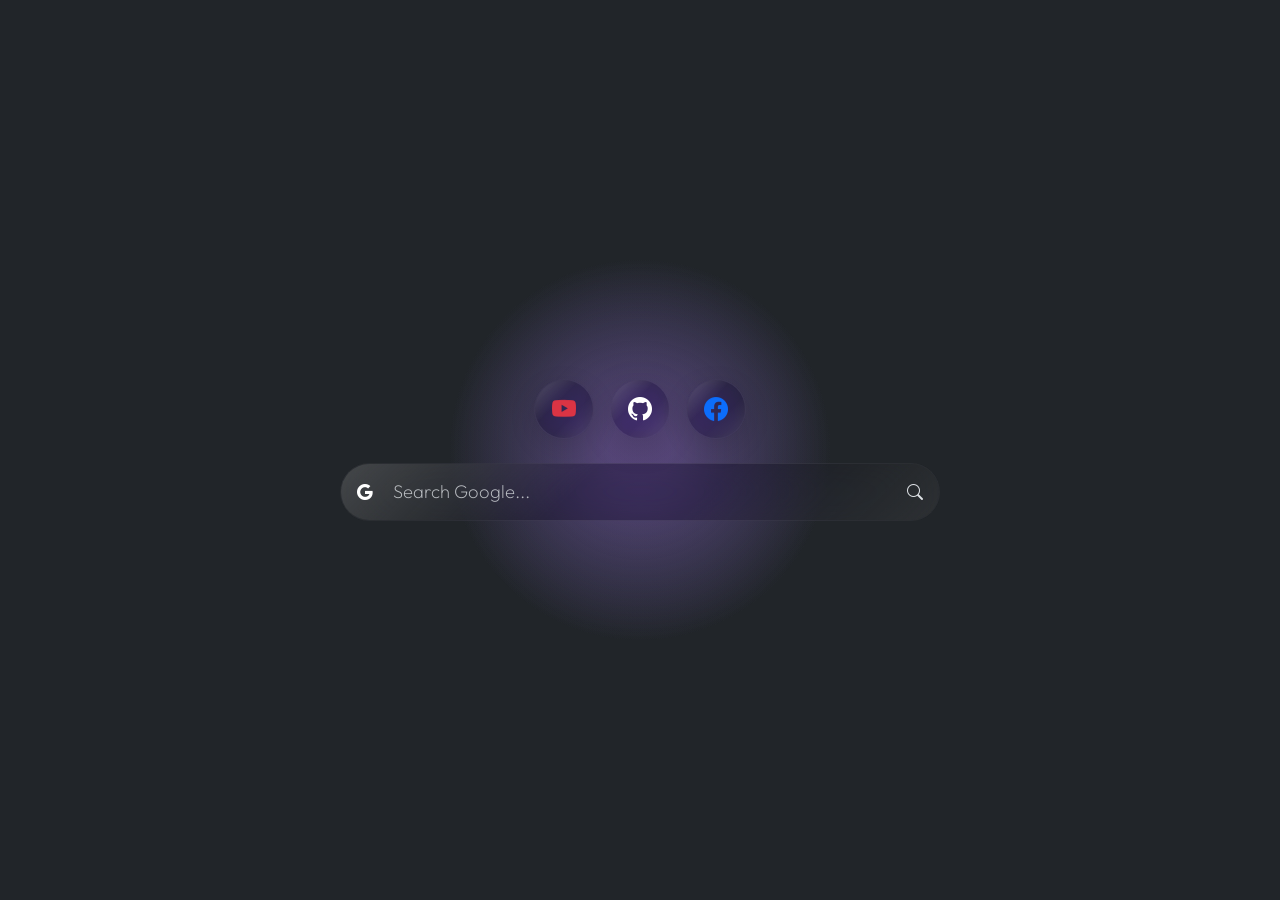
<file: index.html>
<!doctype html>
<html lang="en">
  <head>
    <meta charset="UTF-8" />
    <meta name="viewport" content="width=device-width, initial-scale=1.0" />
    <link href="assets/vendors/bootstrap/bootstrap.min.css" rel="stylesheet" />
    <!-- <link rel="icon" href="data:," /> -->
    <!-- <link rel="icon" href="data:image/svg+xml,<svg xmlns=%22http://www.w3.org/2000/svg%22/>" /> -->
    <link rel="icon" href="assets/images/icons/icons-x192.png" />
    <link rel="stylesheet" href="assets/vendors/sweetalert2/sweetalert2.css" />
    <link rel="stylesheet" href="assets/vendors/sweetalert2/sweetalertBootstrap.css" />
    <link href="assets/fonts/family.css" rel="stylesheet" />
    <link rel="stylesheet" href="mainStyle.css" />

    <script src="assets/vendors/animejs/anime.umd.min.js"></script>
    <script src="assets/vendors/bootstrap/bootstrap.bundle.min.js"></script>
    <script src="assets/vendors/sweetalert2/sweetalert2.js"></script>
    <script src="assets/vendors/jQuery/jquery.js"></script>
    <script type="module" src="mainScript.js"></script>
    <!-- <title>‎</title> -->
    <title>New Tab</title>
  </head>

  <body>
    <div class="position-fixed overflow-hidden top-0 start-0 z-n1 w-100 vh-100 circles">
      <div class="w-100 z-1 loader"></div>
      <div class="circle circle1 circle-subtle" data-speed="fast"></div>
      <div class="circle circle2 circle-subtle" data-speed="normal"></div>
      <div class="circle circle3 circle-subtle" data-speed="slow"></div>
    </div>

    <div class="d-flex px-4 py-3 position-fixed top-0 start-0 w-100 justify-content-between align-items-center header-bar" style="z-index: 10">
      <div class="d-flex gap-3 align-items-center greeting-container">
        <img src="assets/images/mainLogo.png" alt="Logo" class="header-logo" />
        <div class="d-flex flex-column">
          <h1 id="greeting" class="d-none d-md-block mb-0" style="font-family: &quot;Outfit&quot;, sans-serif">Good afternoon</h1>
          <div class="d-none d-lg-block">
            <div class="d-flex gap-3 mt-1 align-items-center">
              <div id="weatherWidget" class="d-none text-white-50 fs-6" style="font-family: &quot;Outfit&quot;, sans-serif; cursor: default">
                <i id="weatherIcon" class="bi bi-cloud-sun"></i> <span id="weatherTemp">--°C</span>
              </div>
              <span id="batteryWidget" class="d-none text-white-50 fs-6" style="font-family: &quot;Outfit&quot;, sans-serif">
                <i id="batteryIcon" class="bi bi-battery"></i> <span id="batteryPercent">100%</span>
              </span>
            </div>
          </div>
          <div
            id="countdownWidget"
            class="d-none p-2 px-3 mt-2 rounded-3 liquid-glass"
            style="width: fit-content; max-width: 280px; backdrop-filter: blur(20px) saturate(180%); border: 1px solid rgba(255, 255, 255, 0.1)"
          >
            <div class="countdown-name-wrapper" style="overflow: hidden; max-width: 100px; width: 100%">
              <div
                id="countdownName"
                class="mb-0 text-white-50"
                style="font-family: &quot;Outfit&quot;, sans-serif; font-weight: 400; font-size: 0.7rem !important; line-height: 1.2; white-space: nowrap"
              >
                Event
              </div>
            </div>
            <div id="countdownTime" class="text-white fw-semibold" style="font-family: &quot;Outfit&quot;, sans-serif; font-size: 0.85rem !important; letter-spacing: 0.5px">00d 00h 00m 00s</div>
          </div>
        </div>
      </div>

      <div class="text-end clock-container">
        <div id="date" class="text-white-50 fs-6" style="font-family: &quot;Outfit&quot;, sans-serif">Wednesday, June 17</div>
        <div id="clock" class="text-white fs-4" style="font-family: &quot;Outfit&quot;, sans-serif">12:00 PM</div>
      </div>
      <div id="analogClock" class="position-absolute below-time analog-clock liquid-glass">
        <div class="clock-face">
          <div class="hand hour-hand"></div>
          <div class="hand minute-hand"></div>
          <div class="hand second-hand"></div>
          <div class="clock-center"></div>
        </div>
      </div>
    </div>

    <div class="container d-flex justify-content-center align-items-center vh-100">
      <div class="w-100 position-relative search-wrapper" style="max-width: 600px">
        <div class="d-flex gap-3 mb-4 justify-content-center shortcuts-container">
          <div class="position-relative shortcut-dropdown-wrapper">
            <a href="https://mail.google.com" class="d-flex align-items-center justify-content-center text-decoration-none text-white shortcut-item liquid-glass no-tilt lg-depth-1" title="Gmail">
              <i class="bi bi-envelope-at"></i>
            </a>
            <div class="p-2 position-absolute shortcut-dropdown liquid-glass">
              <a href="https://mail.google.com/mail/u/0/#inbox" class="d-flex gap-2 align-items-center text-white text-decoration-none shortcut-dropdown-item">
                <i class="bi bi-link-45deg"></i>
                <span>Primary Account</span>
              </a>
              <a href="https://mail.google.com/mail/u/1/#inbox" class="d-flex gap-2 align-items-center text-white text-decoration-none shortcut-dropdown-item">
                <i class="bi bi-link-45deg"></i>
                <span>Secondary Account</span>
              </a>
              <a href="https://mail.google.com/mail/u/3/#inbox" class="d-flex gap-2 align-items-center text-white text-decoration-none shortcut-dropdown-item">
                <i class="bi bi-link-45deg"></i>
                <span>Tertiary Account</span>
              </a>
              <a href="https://mail.google.com/mail/u/4/#inbox" class="d-flex gap-2 align-items-center text-white text-decoration-none shortcut-dropdown-item">
                <i class="bi bi-link-45deg"></i>
                <span>Quaternary Account</span>
              </a>
              <a href="https://mail.google.com/mail/u/2/#inbox" class="d-flex gap-2 align-items-center text-white text-decoration-none shortcut-dropdown-item">
                <i class="bi bi-link-45deg"></i>
                <span>Quinary Account</span>
              </a>
            </div>
          </div>
          <a href="https://github.com" class="d-flex align-items-center justify-content-center text-decoration-none text-white shortcut-item liquid-glass no-tilt lg-depth-1" title="GitHub">
            <i class="bi bi-github"></i>
          </a>
          <a href="https://youtube.com" class="d-flex align-items-center justify-content-center text-decoration-none text-white shortcut-item liquid-glass no-tilt lg-depth-1" title="YouTube">
            <i class="text-danger bi bi-youtube"></i>
          </a>
          <a href="https://yts.gg/home" class="d-flex align-items-center justify-content-center text-decoration-none text-white shortcut-item liquid-glass no-tilt lg-depth-1" title="YTS">
            <img src="assets/images/shortcuts/yts_x32.png" alt="YTS" class="shortcut-img" />
          </a>
          <a href="https://tbcpl.lol/" class="d-flex align-items-center justify-content-center text-decoration-none text-white shortcut-item liquid-glass no-tilt lg-depth-1" title="TBP CL">
            <img src="assets/images/shortcuts/tbcp.png" alt="TBP CL" class="shortcut-img" />
          </a>
        </div>

        <form id="searchForm" action="https://www.google.com/search" method="get">
          <div class="d-flex p-2 align-items-center shadow-none liquid-glass lg-depth-2 search-box">
            <div class="me-1">
              <div class="d-flex gap-2 p-2 text-white align-items-center border-0" id="engineSelector" style="cursor: default; user-select: none">
                <i id="current-engine-icon" class="bi bi-google"></i>
              </div>
            </div>
            <ul class="d-none" id="engineDropdownList">
              <li>
                <a
                  class="d-flex gap-3 py-2 dropdown-item align-items-center text-white engine-option active"
                  href="#"
                  data-engine="google"
                  data-action="https://www.google.com/search"
                  data-placeholder="Search Google..."
                >
                  <i class="bi bi-google"></i> Google
                </a>
              </li>
              <li>
                <a
                  class="d-flex gap-3 py-2 dropdown-item align-items-center text-white engine-option"
                  href="#"
                  data-engine="bing"
                  data-action="https://www.bing.com/search"
                  data-placeholder="Search Bing..."
                >
                  <i class="bi bi-microsoft"></i> Bing
                </a>
              </li>
              <li>
                <a
                  class="d-flex gap-3 py-2 dropdown-item align-items-center text-white engine-option"
                  href="#"
                  data-engine="duckduckgo"
                  data-action="https://duckduckgo.com/"
                  data-placeholder="Search DuckDuckGo..."
                >
                  <i class="bi bi-shield-shaded"></i> DuckDuckGo
                </a>
              </li>
              <li>
                <a
                  class="d-flex gap-3 py-2 dropdown-item align-items-center text-white engine-option"
                  href="#"
                  data-engine="youtube"
                  data-action="https://www.youtube.com/results"
                  data-placeholder="What would you like to watch?"
                >
                  <i class="bi bi-youtube"></i> YouTube
                </a>
              </li>
              <li>
                <a
                  class="d-flex gap-3 py-2 dropdown-item align-items-center text-white engine-option"
                  href="#"
                  data-engine="chatgpt"
                  data-action="https://chatgpt.com/?q="
                  data-placeholder="Ask ChatGPT anything..."
                >
                  <i class="bi-chat-dots"></i> ChatGPT
                </a>
              </li>
              <li>
                <a
                  class="d-flex gap-3 py-2 dropdown-item align-items-center text-white engine-option"
                  href="#"
                  data-engine="grok"
                  data-action="https://grok.com/"
                  data-placeholder="Ask Grok anything..."
                >
                  <i class="bi-chat-dots"></i> Grok
                </a>
              </li>
              <li>
                <a
                  class="d-flex gap-3 py-2 dropdown-item align-items-center text-white engine-option"
                  href="#"
                  data-engine="claude"
                  data-action="https://claude.ai/new?q="
                  data-placeholder="Ask Claude anything..."
                >
                  <i class="bi-chat-dots"></i> Claude
                </a>
              </li>
            </ul>
            <input
              type="text"
              name="q"
              id="searchInput"
              class="flex-grow-1 px-2 py-1 border-0 bg-transparent text-white shadow-none search-input"
              placeholder="Search Google..."
              autocomplete="off"
              style="font-family: &quot;Outfit&quot;, sans-serif; outline: none; font-size: 1.15rem"
            />
            <div class="d-flex gap-1 align-items-center">
              <button type="button" id="clearBtn" class="d-none p-2 btn btn-link text-white-50 border-0 shadow-none" aria-label="Clear">
                <i class="bi bi-x-lg"></i>
              </button>
              <button type="submit" id="searchSubmitBtn" class="p-2 btn btn-link text-white border-0 shadow-none" aria-label="Search">
                <i class="bi bi-search"></i>
              </button>
            </div>
          </div>
        </form>

        <div id="suggestionsBox" class="d-none mt-2 p-1 w-100 position-absolute start-0 text-start suggestions-box liquid-glass lg-depth-3"></div>
      </div>
    </div>
    <div class="d-flex flex-column px-4 py-3 gap-2 position-fixed bottom-0 start-0" style="z-index: 10">
      <div class="quote-container">
        <p id="quoteText" class="mb-0" style="display: none"></p>
      </div>
    </div>
    <div id="nowPlayingBar" class="py-2 px-4 bottom-0 end-0 position-fixed now-playing-bar" style="z-index: 10">
      <div class="now-playing-bg"></div>
      <div id="nowPlayingLyrics" class="now-playing-lyrics liquid-glass lg-depth-1"></div>
      <div id="nowPlayingControls" class="now-playing-controls liquid-glass lg-depth-1">
        <button id="musicPlayPauseBtn" class="control-btn" title="Play/Pause">
          <i class="bi bi-pause-fill"></i>
        </button>
        <button id="musicNextBtn" class="control-btn" title="Next">
          <i class="bi bi-skip-forward-fill"></i>
        </button>
      </div>

      <div class="hstack gap-3 now-playing-content">
        <div class="now-playing-icon">
          <i class="bi bi-music-note-beamed"></i>
          <span class="now-playing-bars"> <span></span><span></span><span></span> </span>
        </div>
        <div class="d-none d-md-block ms-auto now-playing-text" id="nowPlayingText">
          <div id="nowPlayingTitle" class="now-playing-title">Idle</div>
          <div id="nowPlayingArtist" class="now-playing-artist">No song playing</div>
        </div>
      </div>
    </div>

    <div id="keyboardHintsModal" class="d-none keyboard-hints-modal">
      <div
        class="p-4 rounded-4 keyboard-hints-content liquid-glass"
        style="max-width: 320px; width: 90%; backdrop-filter: blur(30px) saturate(180%); border: 1px solid rgba(255, 255, 255, 0.1); box-shadow: 0 20px 40px rgba(0, 0, 0, 0.5)"
      >
        <h3 class="mb-3 text-white fs-5 text-center" style="font-family: &quot;Outfit&quot;, sans-serif; font-weight: 500">Keyboard Shortcuts</h3>
        <div class="d-flex flex-column gap-3 text-white-50" style="font-size: 0.85rem; font-family: &quot;Outfit&quot;, sans-serif">
          <div class="d-flex justify-content-between align-items-center">
            <span>Focus Search</span>
            <kbd class="px-2 py-1 bg-white-10 text-white border border-white-10 rounded">/</kbd>
          </div>
          <div class="d-flex justify-content-between align-items-center">
            <span>Play / Pause Music</span>
            <div class="d-flex gap-1">
              <kbd class="px-2 py-1 bg-white-10 text-white border border-white-10 rounded">Space</kbd>
              <span class="text-white-20">/</span>
              <kbd class="px-2 py-1 bg-white-10 text-white border border-white-10 rounded">M</kbd>
            </div>
          </div>
          <div class="d-flex justify-content-between align-items-center">
            <span>Next Track</span>
            <kbd class="px-2 py-1 bg-white-10 text-white border border-white-10 rounded">N</kbd>
          </div>
          <div class="d-flex justify-content-between align-items-center">
            <span>Toggle Help</span>
            <kbd class="px-2 py-1 bg-white-10 text-white border border-white-10 rounded">?</kbd>
          </div>
        </div>
        <button id="closeKeyboardHintsBtn" class="mt-4 py-2 btn btn-sm btn-outline-light w-100" style="border-radius: 10px; font-size: 0.8rem; font-family: &quot;Outfit&quot;, sans-serif">
          Close
        </button>
      </div>
    </div>
  </body>
</html>
</file>
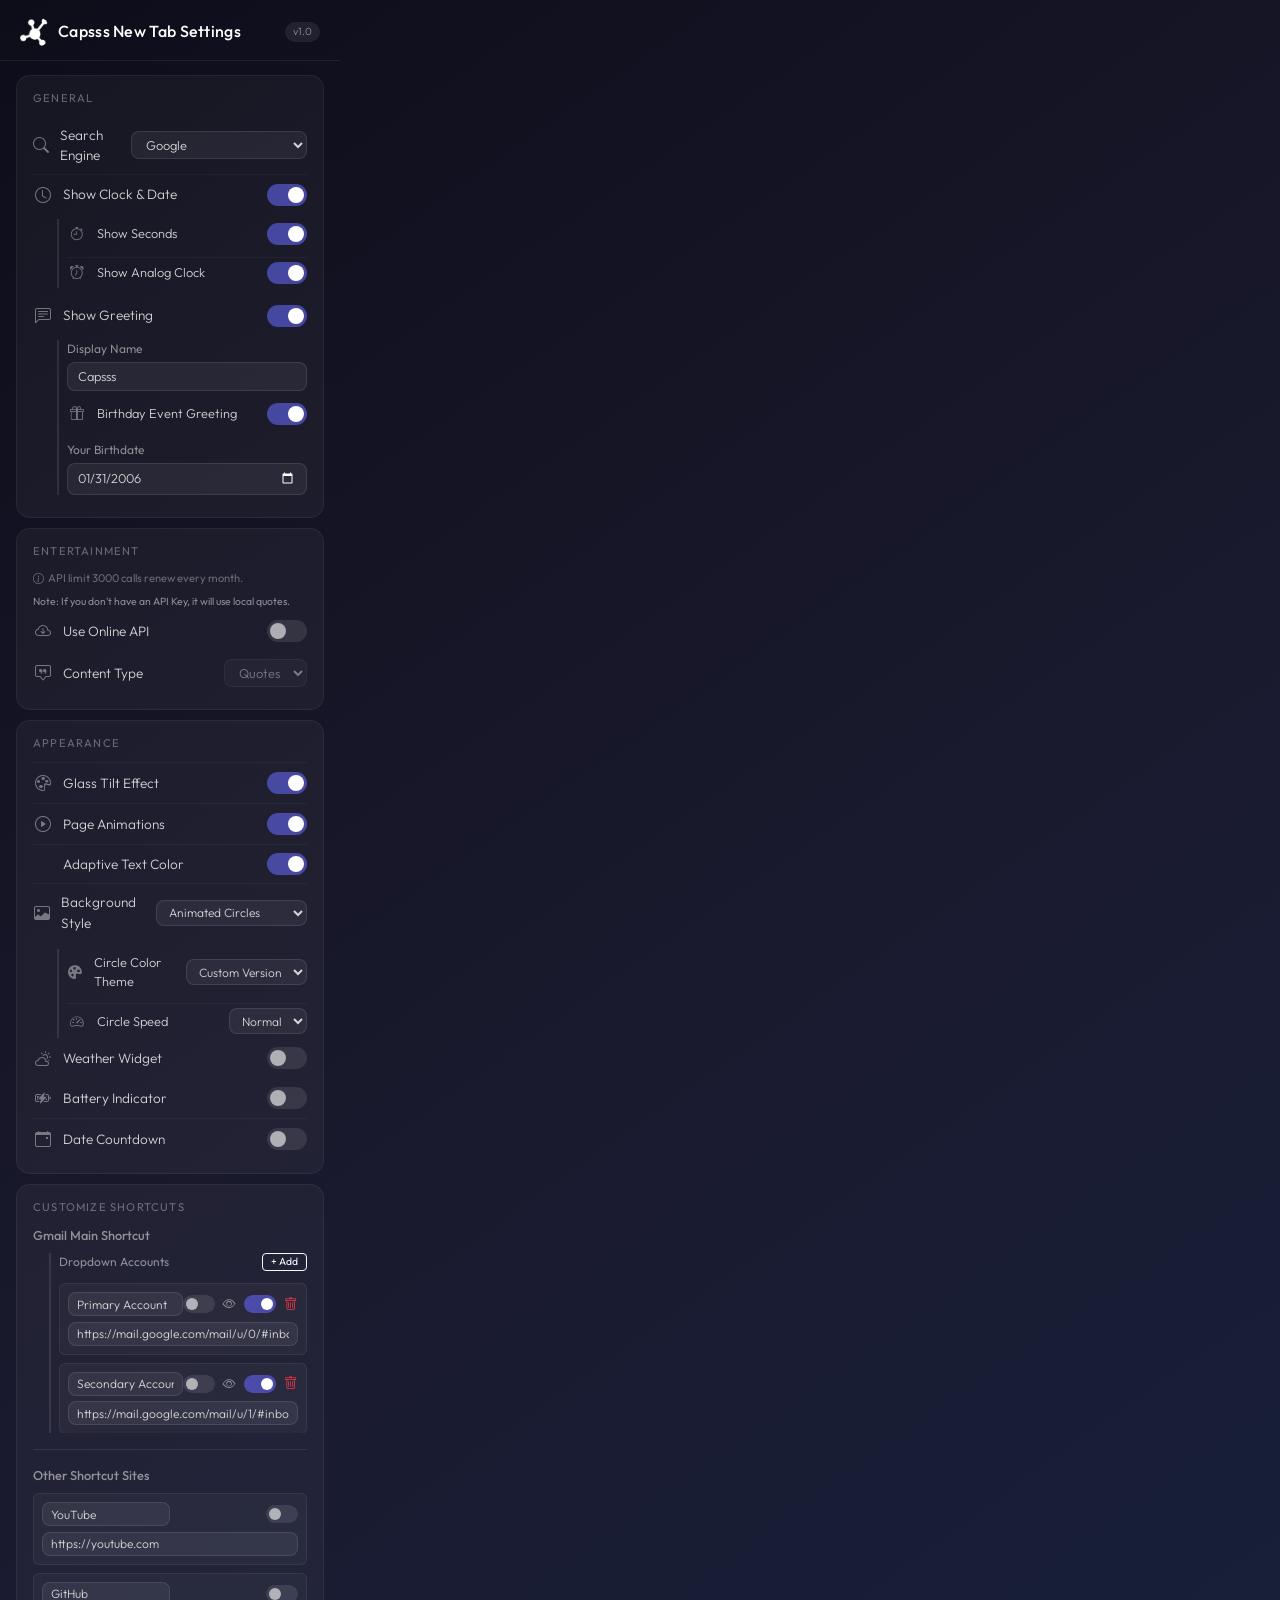
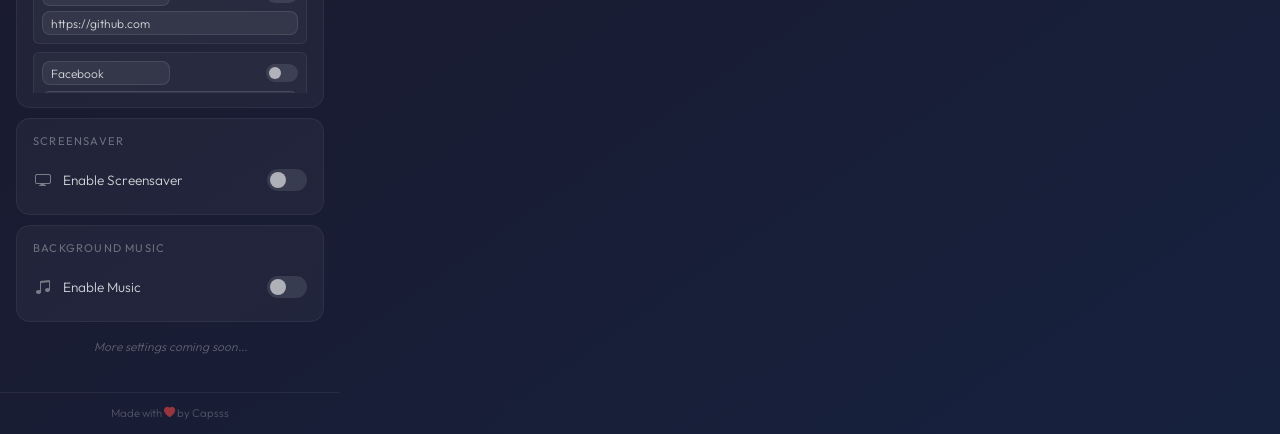
<file: popup.html>
<!doctype html>
<html lang="en" data-bs-theme="dark">
  <head>
    <meta charset="UTF-8" />
    <meta name="viewport" content="width=device-width, initial-scale=1.0" />
    <link href="assets/vendors/bootstrap/bootstrap.min.css" rel="stylesheet" />
    <link href="assets/fonts/family.css" rel="stylesheet" />
    <link rel="stylesheet" href="assets/vendors/bootstrap/bootstrap-icons.min.css" />
    <link rel="stylesheet" href="assets/css/liquid-glass.css" />
    <link rel="stylesheet" href="assets/css/animationKeyframes.css" />
    <link rel="stylesheet" href="assets/vendors/sweetalert2/sweetalert2.css" />
    <link rel="stylesheet" href="assets/vendors/sweetalert2/sweetalertBootstrap.css" />
    <title>Settings — Capsss New Tab</title>
    <style>
      *,
      *::before,
      *::after {
        box-sizing: border-box;
        margin: 0;
        padding: 0;
      }

      body {
        font-family: "Outfit", sans-serif;
        width: 340px;
        min-height: 420px;
        background: linear-gradient(145deg, #0d0d1a 0%, #1a1a2e 50%, #16213e 100%);
        color: #fff;
        padding: 0;
        overflow-x: hidden;
      }

      /* Header */
      .popup-header {
        padding: 18px 20px 14px;
        border-bottom: 1px solid rgba(255, 255, 255, 0.08);
        display: flex;
        align-items: center;
        gap: 10px;
      }

      .popup-header img {
        width: 28px;
        height: 28px;
        border-radius: 8px;
      }

      .popup-header h1 {
        font-size: 1rem;
        font-weight: 500;
        margin: 0;
        letter-spacing: 0.3px;
      }

      .popup-header .version-badge {
        font-size: 0.65rem;
        font-weight: 300;
        background: rgba(255, 255, 255, 0.08);
        padding: 2px 8px;
        border-radius: 20px;
        margin-left: auto;
        color: rgba(255, 255, 255, 0.5);
      }

      /* Settings Sections */
      .settings-body {
        padding: 14px 16px;
        display: flex;
        flex-direction: column;
        gap: 10px;
      }

      .settings-section {
        background: rgba(255, 255, 255, 0.04);
        border: 1px solid rgba(255, 255, 255, 0.06);
        border-radius: 14px;
        padding: 14px 16px;
        animation: fadeInUp 0.8s cubic-bezier(0.25, 0.8, 0.25, 1) 0.1s both;
      }

      .settings-section:nth-child(2) {
        animation-delay: 0.2s;
      }

      .settings-section:nth-child(3) {
        animation-delay: 0.3s;
      }

      .settings-section:nth-child(4) {
        animation-delay: 0.4s;
      }

      .settings-section-title {
        font-size: 0.7rem;
        font-weight: 400;
        text-transform: uppercase;
        letter-spacing: 1.2px;
        color: rgba(255, 255, 255, 0.35);
        margin-bottom: 10px;
      }

      .setting-row {
        display: flex;
        align-items: center;
        justify-content: space-between;
        padding: 8px 0;
      }

      .setting-row + .setting-row {
        border-top: 1px solid rgba(255, 255, 255, 0.04);
      }

      .setting-label {
        display: flex;
        align-items: center;
        gap: 10px;
        font-size: 0.85rem;
        font-weight: 300;
        color: rgba(255, 255, 255, 0.8);
      }

      .setting-label i {
        font-size: 1rem;
        opacity: 0.5;
        width: 20px;
        text-align: center;
      }

      .toggle-switch {
        position: relative;
        width: 40px;
        height: 22px;
      }

      .toggle-switch input {
        opacity: 0;
        width: 0;
        height: 0;
      }

      .toggle-slider {
        position: absolute;
        cursor: pointer;
        top: 0;
        left: 0;
        right: 0;
        bottom: 0;
        background: rgba(255, 255, 255, 0.1);
        border-radius: 22px;
        transition: background 0.3s ease;
      }

      .toggle-slider::before {
        content: "";
        position: absolute;
        width: 16px;
        height: 16px;
        left: 3px;
        bottom: 3px;
        background: rgba(255, 255, 255, 0.6);
        border-radius: 50%;
        transition:
          transform 0.3s ease,
          background 0.3s ease;
      }

      .toggle-switch input:checked + .toggle-slider {
        background: rgba(99, 102, 241, 0.6);
      }

      .toggle-switch input:checked + .toggle-slider::before {
        transform: translateX(18px);
        background: #fff;
      }

      .setting-select {
        background: rgba(255, 255, 255, 0.06);
        border: 1px solid rgba(255, 255, 255, 0.1);
        border-radius: 8px;
        color: rgba(255, 255, 255, 0.8);
        font-family: "Outfit", sans-serif;
        font-size: 0.8rem;
        font-weight: 300;
        padding: 4px 10px;
        outline: none;
        cursor: pointer;
        transition: border-color 0.2s ease;
      }

      .setting-select:focus {
        border-color: rgba(99, 102, 241, 0.5);
      }

      .setting-select option {
        background: #1a1a2e;
        color: #fff;
      }

      .popup-footer {
        padding: 12px 16px;
        border-top: 1px solid rgba(255, 255, 255, 0.06);
        text-align: center;
        font-size: 0.7rem;
        font-weight: 300;
        color: rgba(255, 255, 255, 0.25);
      }

      .placeholder-note {
        font-size: 0.75rem;
        font-weight: 300;
        color: rgba(255, 255, 255, 0.3);
        text-align: center;
        padding: 6px 0;
        font-style: italic;
      }

      ::-webkit-scrollbar {
        width: 10px;
        height: 10px;
      }

      ::-webkit-scrollbar-track {
        background: transparent;
      }

      ::-webkit-scrollbar-thumb {
        background: rgba(255, 255, 255, 0.12);
        backdrop-filter: blur(10px);
        -webkit-backdrop-filter: blur(10px);
        border: 1px solid rgba(255, 255, 255, 0.15);
        border-radius: 10px;
        box-shadow: inset 0 0 6px rgba(0, 0, 0, 0.1);
      }

      ::-webkit-scrollbar-thumb:hover {
        background: rgba(255, 255, 255, 0.25);
        border-color: rgba(var(--bs-primary-rgb), 0.4);
      }

      ::-webkit-scrollbar-thumb:active {
        background: rgba(var(--bs-primary-rgb), 0.35);
        border-color: rgba(var(--bs-primary-rgb), 0.6);
      }

      * {
        scrollbar-width: thin;
        scrollbar-color: rgba(255, 255, 255, 0.15) transparent;
      }

      .toggle-switch-sm {
        position: relative;
        width: 32px;
        height: 18px;
        flex-shrink: 0;
      }
      .toggle-switch-sm input {
        opacity: 0;
        width: 0;
        height: 0;
      }
      .toggle-switch-sm .toggle-slider {
        position: absolute;
        cursor: pointer;
        top: 0;
        left: 0;
        right: 0;
        bottom: 0;
        background: rgba(255, 255, 255, 0.1);
        border-radius: 18px;
        transition: background 0.3s ease;
      }
      .toggle-switch-sm .toggle-slider::before {
        content: "";
        position: absolute;
        width: 12px;
        height: 12px;
        left: 3px;
        bottom: 3px;
        background: rgba(255, 255, 255, 0.6);
        border-radius: 50%;
        transition:
          transform 0.3s ease,
          background 0.3s ease;
      }
      .toggle-switch-sm input:checked + .toggle-slider {
        background: rgba(99, 102, 241, 0.6);
      }
      .toggle-switch-sm input:checked + .toggle-slider::before {
        transform: translateX(14px);
        background: #fff;
      }

      .max-height-150 {
        max-height: 150px;
      }
      .max-height-200 {
        max-height: 200px;
      }
      .overflow-y-auto {
        overflow-y: auto;
      }
      .shortcut-editor-item {
        background: rgba(255, 255, 255, 0.03);
        border: 1px solid rgba(255, 255, 255, 0.06);
        transition:
          background 0.2s ease,
          border-color 0.2s ease;
      }
      .shortcut-editor-item:hover {
        background: rgba(255, 255, 255, 0.05);
        border-color: rgba(255, 255, 255, 0.1);
      }
    </style>
  </head>

  <body>
    <div class="popup-header">
      <img src="./assets/images/mainLogo.png" alt="Logo" />
      <h1>Capsss New Tab Settings</h1>
      <span class="version-badge">v1.0</span>
    </div>

    <div class="settings-body">
      <div class="settings-section">
        <div class="settings-section-title">General</div>

        <div class="setting-row">
          <div class="setting-label">
            <i class="bi bi-search"></i>
            <span>Search Engine</span>
          </div>
          <select class="setting-select" id="selectSearchEngine">
            <option value="google" selected>Google</option>
            <option value="bing">Bing</option>
            <option value="duckduckgo">DuckDuckGo</option>
            <option value="youtube">YouTube</option>
            <option value="grok">Grok</option>
            <option value="chatgpt" title="Pre-fills the prompt. Press Enter to submit your query.">[Pre-fill Only] ChatGPT</option>
            <option value="claude" title="Pre-fills the prompt. Press Enter to submit your query.">[Pre-fill Only] Claude</option>
          </select>
        </div>

        <div class="setting-row">
          <div class="setting-label">
            <i class="bi bi-clock"></i>
            <span>Show Clock & Date</span>
          </div>
          <label class="toggle-switch">
            <input type="checkbox" id="toggleDateTime" checked />
            <span class="toggle-slider"></span>
          </label>
        </div>

        <div id="clockSubSettings" class="d-flex flex-column ms-4 ps-2 gap-2 mt-1 mb-2 border-start" style="border-width: 2px !important; border-color: rgba(255, 255, 255, 0.1) !important">
          <div class="py-1 setting-row">
            <div class="setting-label">
              <i class="bi bi-stopwatch" style="font-size: 0.85rem"></i>
              <span style="font-size: 0.8rem">Show Seconds</span>
            </div>
            <label class="toggle-switch">
              <input type="checkbox" id="toggleShowSeconds" checked />
              <span class="toggle-slider"></span>
            </label>
          </div>
          <div class="py-1 setting-row">
            <div class="setting-label">
              <i class="bi bi-alarm" style="font-size: 0.85rem"></i>
              <span style="font-size: 0.8rem">Show Analog Clock</span>
            </div>
            <label class="toggle-switch">
              <input type="checkbox" id="toggleAnalogClock" checked />
              <span class="toggle-slider"></span>
            </label>
          </div>
        </div>

        <div class="setting-row">
          <div class="setting-label">
            <i class="bi bi-chat-left-text"></i>
            <span>Show Greeting</span>
          </div>
          <label class="toggle-switch">
            <input type="checkbox" id="toggleGreeting" checked />
            <span class="toggle-slider"></span>
          </label>
        </div>

        <div id="greetingSubSettings" class="d-flex flex-column ms-4 ps-2 gap-2 mt-1 mb-2 border-start" style="border-width: 2px !important; border-color: rgba(255, 255, 255, 0.1) !important">
          <div class="d-flex flex-column gap-1 w-100">
            <label for="inputDisplayName" class="text-white-50" style="font-size: 0.75rem">Display Name</label>
            <input type="text" id="inputDisplayName" class="w-100 setting-select" placeholder="Capsss" style="font-size: 0.8rem; cursor: text; text-align: left" />
          </div>

          <div class="py-1 setting-row">
            <div class="setting-label">
              <i class="bi bi-gift" style="font-size: 0.85rem"></i>
              <span style="font-size: 0.8rem">Birthday Event Greeting</span>
            </div>
            <label class="toggle-switch">
              <input type="checkbox" id="toggleBirthday" checked />
              <span class="toggle-slider"></span>
            </label>
          </div>

          <div class="d-flex flex-column gap-1 mt-1 w-100" id="birthdayInputContainer">
            <label for="inputBirthdate" class="text-white-50" style="font-size: 0.75rem">Your Birthdate</label>
            <input type="date" id="inputBirthdate" class="w-100 setting-select" style="font-size: 0.8rem; cursor: text; text-align: left; height: 32px" />
          </div>
        </div>
      </div>

      <div class="settings-section">
        <div class="settings-section-title">Entertainment</div>
        <div class="d-flex gap-1 align-items-start" style="font-size: 0.7rem; color: rgba(255, 255, 255, 0.35)">
          <i class="bi bi-info-circle" style="margin-top: 1px"></i>
          <span>API limit 3000 calls renew every month.</span>
        </div>
        <small class="text-white-50" style="font-size: 0.65rem">Note: If you don't have an API Key, it will use local quotes.</small>

        <div class="setting-row">
          <div class="setting-label">
            <i class="bi bi-cloud-arrow-down"></i>
            <span>Use Online API</span>
          </div>
          <label class="toggle-switch">
            <input type="checkbox" id="toggleOnlineApi" />
            <span class="toggle-slider"></span>
          </label>
        </div>

        <div id="apiKeyContainer" class="ms-4 ps-2 border-start d-flex flex-column gap-1 mt-1 mb-2" style="border-width: 2px !important; border-color: rgba(255, 255, 255, 0.1) !important">
          <div class="d-flex flex-column gap-1 w-100">
            <label for="inputApiKey" class="text-white-50" style="font-size: 0.75rem">API Ninjas Key</label>
            <input type="password" id="inputApiKey" class="setting-select w-100" placeholder="Enter API Key..." style="font-size: 0.8rem; cursor: text; text-align: left" />
            <small class="text-white-50" style="font-size: 0.65rem">You can get a free API key from <a href="https://api-ninjas.com/" target="_blank">api-ninjas.com</a></small>
            <small class="text-white-50" style="font-size: 0.65rem">Your API key is stored locally and never leaves your device.</small>
          </div>
        </div>

        <div class="setting-row">
          <div class="setting-label">
            <i class="bi bi-chat-square-quote"></i>
            <span>Content Type</span>
          </div>
          <select class="setting-select" id="selectContentType">
            <option value="quotes" selected>Quotes</option>
            <option value="joke">Jokes</option>
            <option value="riddle">Riddles</option>
            <option value="fact">Facts</option>
          </select>
        </div>
      </div>

      <div class="settings-section">
        <div class="settings-section-title">Appearance</div>

        <div class="setting-row flex-wrap opacity-75 d-none">
          <div class="w-100 d-flex align-items-center justify-content-between">
            <div class="setting-label">
              <i class="bi bi-moon-stars"></i>
              <span>Dark Mode</span>
            </div>
            <label class="toggle-switch" style="opacity: 0.6; cursor: not-allowed">
              <input type="checkbox" id="toggleDarkMode" checked disabled />
              <span class="toggle-slider" style="cursor: not-allowed"></span>
            </label>
          </div>
          <div class="w-100 mt-1 d-flex align-items-start gap-1" style="font-size: 0.7rem; color: rgba(255, 193, 7, 0.75)">
            <i class="bi bi-exclamation-triangle-fill" style="margin-top: 1px"></i>
            <span>This page is not suitable in light theme. Dark mode is locked.</span>
          </div>
        </div>

        <div class="setting-row">
          <div class="setting-label">
            <i class="bi bi-palette"></i>
            <span>Glass Tilt Effect</span>
          </div>
          <label class="toggle-switch">
            <input type="checkbox" id="toggleTilt" checked />
            <span class="toggle-slider"></span>
          </label>
        </div>

        <div class="setting-row">
          <div class="setting-label">
            <i class="bi bi-play-circle"></i>
            <span>Page Animations</span>
          </div>
          <label class="toggle-switch">
            <input type="checkbox" id="toggleAnimations" checked />
            <span class="toggle-slider"></span>
          </label>
        </div>

        <div class="setting-row">
          <div class="setting-label">
            <i class="bi bi-brightness-auto"></i>
            <span>Adaptive Text Color</span>
          </div>
          <label class="toggle-switch">
            <input type="checkbox" id="toggleAdaptiveTextColor" checked />
            <span class="toggle-slider"></span>
          </label>
        </div>

        <div class="setting-row">
          <div class="setting-label">
            <i class="bi bi-image"></i>
            <span>Background Style</span>
          </div>
          <select class="setting-select py-0 px-2" id="selectBgStyle" style="font-size: 0.75rem; height: 26px">
            <option value="circles" selected>Animated Circles</option>
            <option value="gradient">Color / Gradient</option>
            <option value="image">Custom Image</option>
            <option value="slideshow">Wallpaper Slideshow</option>
            <option value="dynamic">Dynamic Wallpaper</option>
          </select>
        </div>

        <div id="circleSubSettings" class="ms-4 ps-2 border-start d-flex flex-column gap-2 mt-2" style="border-width: 2px !important; border-color: rgba(255, 255, 255, 0.1) !important; display: none;">
          <div class="setting-row py-1">
            <div class="setting-label">
              <i class="bi bi-palette-fill" style="font-size: 0.85rem"></i>
              <span style="font-size: 0.8rem">Circle Color Theme</span>
            </div>
            <select class="setting-select py-0 px-2" id="selectCircleTheme" style="font-size: 0.75rem; height: 26px">
              <option value="primary">Primary</option>
              <option value="success">Success</option>
              <option value="danger">Danger</option>
              <option value="warning">Warning</option>
              <option value="light">Light</option>
              <option value="dark">Dark</option>
              <option value="cv" selected>Custom Version</option>
            </select>
          </div>
          <div class="setting-row py-1">
            <div class="setting-label">
              <i class="bi bi-speedometer2" style="font-size: 0.85rem"></i>
              <span style="font-size: 0.8rem">Circle Speed</span>
            </div>
            <select class="setting-select py-0 px-2" id="selectCircleSpeed" style="font-size: 0.75rem; height: 26px">
              <option value="slow">Slow</option>
              <option value="normal" selected>Normal</option>
              <option value="fast">Fast</option>
            </select>
          </div>
        </div>

        <div id="gradientSubSettings" class="ms-4 ps-2 border-start d-flex flex-column gap-2 mt-2" style="border-width: 2px !important; border-color: rgba(255, 255, 255, 0.1) !important; display: none;">
          <div class="d-flex flex-column gap-1 w-100">
            <label for="inputBgGradient" class="text-white-50" style="font-size: 0.75rem">CSS Gradient / Color</label>
            <input type="text" id="inputBgGradient" class="w-100 setting-select" placeholder="e.g. #ff0000, rgb(0,0,0), or linear-gradient(...)" style="font-size: 0.8rem; cursor: text; text-align: left" />
          </div>
        </div>

        <div id="imageSubSettings" class="ms-4 ps-2 border-start d-flex flex-column gap-2 mt-2" style="border-width: 2px !important; border-color: rgba(255, 255, 255, 0.1) !important; display: none;">
          <div class="d-flex flex-column gap-1 w-100">
            <label for="inputBgImage" class="text-white-50" style="font-size: 0.75rem">Upload Wallpaper (Max 4MB)</label>
            <input type="file" id="inputBgImage" accept="image/*" class="w-100 setting-select" style="font-size: 0.8rem" />
            <button type="button" id="clearBgImageBtn" class="btn btn-sm btn-outline-danger mt-1" style="font-size: 0.75rem">Remove Image</button>
          </div>
          <!-- error message container -->
          <div id="bgImageError" class="mt-1 d-none" style="font-size: 0.75rem;">
            <i class="bi bi-exclamation-triangle"></i>
            <span>Image size exceeds 4MB. Please upload a smaller image.</span>
          </div>
        </div>

        <div id="slideshowSubSettings" class="ms-4 ps-2 border-start d-flex flex-column gap-2 mt-2" style="border-width: 2px !important; border-color: rgba(255, 255, 255, 0.1) !important; display: none;">
          <div class="setting-row py-1">
            <div class="setting-label">
              <i class="bi bi-clock-history" style="font-size: 0.85rem"></i>
              <span style="font-size: 0.8rem">Interval (Minutes)</span>
            </div>
            <select class="setting-select py-0 px-2" id="selectSlideshowInterval" style="font-size: 0.75rem; height: 26px">
              <option value="1">1 Minute</option>
              <option value="5" selected>5 Minutes</option>
              <option value="15">15 Minutes</option>
              <option value="60">1 Hour</option>
            </select>
          </div>
          <div class="w-100 mt-1 d-flex align-items-start gap-1" style="font-size: 0.7rem; color: rgba(255, 193, 7, 0.75)">
            <i class="bi bi-exclamation-triangle-fill opacity-100" style="margin-top: 1px"></i>
            <span>Images with white or lighter areas are not recommended. Some components may be difficult to see if the image is too bright.</span>
          </div>
        </div>

        <div id="dynamicWallpaperSubSettings" class="ms-4 ps-2 border-start d-flex flex-column gap-2 mt-2" style="border-width: 2px !important; border-color: rgba(255, 255, 255, 0.1) !important; display: none;">
          <div class="setting-row py-1">
            <div class="setting-label">
              <i class="bi bi-images" style="font-size: 0.85rem"></i>
              <span style="font-size: 0.8rem">Dynamic Theme</span>
            </div>
            <select class="setting-select py-0 px-2" id="selectDynamicWallpaper" style="font-size: 0.75rem; height: 26px">
              <option value="RJC_Wallpaper">Loading...</option>
            </select>
          </div>
          <div class="p-2 border border-secondary rounded mt-1" style="background: rgba(255, 255, 255, 0.02); border-color: rgba(255, 255, 255, 0.1) !important; font-size: 0.75rem">
            <span class="d-block text-white-50 mb-1" style="font-size: 0.7rem">Add dynamic wallpaper folders to <code class="text-info" style="font-size: 0.7rem">assets/images/DynamicWallpapers/</code>.</span>
            <span class="d-block text-white-50" style="font-size: 0.7rem">Then run <code class="text-info" style="font-size: 0.7rem">manage_wallpapers.bat</code> inside the folder to register them.</span>
          </div>
        </div>

        <div class="setting-row">
          <div class="setting-label">
            <i class="bi bi-cloud-sun"></i>
            <span>Weather Widget</span>
          </div>
          <label class="toggle-switch">
            <input type="checkbox" id="toggleWeather" />
            <span class="toggle-slider"></span>
          </label>
        </div>
        <div id="weatherSubSettings" class="ms-4 ps-2 border-start d-flex flex-column gap-2 mt-2" style="border-width: 2px !important; border-color: rgba(255, 255, 255, 0.1) !important; display: none;">
          <div class="setting-row py-1">
            <div class="setting-label">
              <i class="bi bi-thermometer-half" style="font-size: 0.85rem"></i>
              <span style="font-size: 0.8rem">Temperature Unit</span>
            </div>
            <select class="setting-select py-0 px-2" id="selectWeatherUnit" style="font-size: 0.75rem; height: 26px">
              <option value="celsius" selected>Celsius (°C)</option>
              <option value="fahrenheit">Fahrenheit (°F)</option>
            </select>
          </div>
          <div class="d-flex flex-column gap-1 w-100">
            <label class="text-white-50" style="font-size: 0.75rem">Manual Location (Optional)</label>
            <div class="d-flex gap-2">
              <input type="text" id="inputWeatherLat" class="setting-select w-50 py-1" placeholder="Latitude" style="font-size: 0.75rem; text-align: left; cursor: text" />
              <input type="text" id="inputWeatherLon" class="setting-select w-50 py-1" placeholder="Longitude" style="font-size: 0.75rem; text-align: left; cursor: text" />
            </div>
            <small class="text-white-50" style="font-size: 0.65rem">Leave blank to use auto-geolocation.</small>
          </div>
        </div>

        <div class="setting-row">
          <div class="setting-label">
            <i class="bi bi-battery-charging"></i>
            <span>Battery Indicator</span>
          </div>
          <label class="toggle-switch">
            <input type="checkbox" id="toggleBattery" />
            <span class="toggle-slider"></span>
          </label>
        </div>

        <div class="setting-row">
          <div class="setting-label">
            <i class="bi bi-calendar-event"></i>
            <span>Date Countdown</span>
          </div>
          <label class="toggle-switch">
            <input type="checkbox" id="toggleCountdown" />
            <span class="toggle-slider"></span>
          </label>
        </div>
        <div id="countdownSubSettings" class="ms-4 ps-2 border-start d-flex flex-column gap-2 mt-2" style="border-width: 2px !important; border-color: rgba(255, 255, 255, 0.1) !important; display: none;">
          <div class="d-flex flex-column gap-1 w-100">
            <label for="inputCountdownName" class="text-white-50" style="font-size: 0.75rem">Event Name</label>
            <input type="text" id="inputCountdownName" class="w-100 setting-select" placeholder="New Year" style="font-size: 0.8rem; cursor: text; text-align: left" />
          </div>
          <div class="d-flex flex-column gap-1 mt-1 w-100">
            <label for="inputCountdownDate" class="text-white-50" style="font-size: 0.75rem">Target Date & Time</label>
            <input type="datetime-local" id="inputCountdownDate" class="w-100 setting-select" style="font-size: 0.8rem; height: 32px" />
          </div>
        </div>
      </div>

      <div class="settings-section">
        <div class="settings-section-title">Customize Shortcuts</div>

        <div class="border-bottom pb-3 mb-3" style="border-color: rgba(255, 255, 255, 0.08) !important">
          <div class="d-flex justify-content-between align-items-center mb-2">
            <span class="text-white-50" style="font-size: 0.8rem; font-weight: 500">Gmail Main Shortcut</span>
          </div>
          <div class="d-flex flex-column gap-2 mb-2 d-none">
            <div class="d-flex gap-2">
              <input type="text" id="gmailName" class="setting-select w-50 py-1" placeholder="Gmail Name" style="font-size: 0.75rem; text-align: left; cursor: text" />
              <input type="text" id="gmailUrl" class="setting-select w-50 py-1" placeholder="URL (Optional)" style="font-size: 0.75rem; text-align: left; cursor: text" />
            </div>
            <div class="setting-row py-1">
              <div class="setting-label">
                <i class="bi bi-box-arrow-up-right" style="font-size: 0.8rem"></i>
                <span style="font-size: 0.75rem">Open in New Tab</span>
              </div>
              <label class="toggle-switch-sm">
                <input type="checkbox" id="gmailNewTab" />
                <span class="toggle-slider"></span>
              </label>
            </div>
            <div class="setting-row py-1">
              <div class="setting-label">
                <i class="bi bi-list-nested" style="font-size: 0.8rem"></i>
                <span style="font-size: 0.75rem">Enable Dropdown Items</span>
              </div>
              <label class="toggle-switch-sm">
                <input type="checkbox" id="gmailEnableDropdown" checked />
                <span class="toggle-slider"></span>
              </label>
            </div>
          </div>

          <div id="gmailDropdownSubSettings" class="ms-3 ps-2 border-start d-flex flex-column gap-2 mt-2" style="border-width: 2px !important; border-color: rgba(255, 255, 255, 0.1) !important">
            <div class="d-flex justify-content-between align-items-center mb-1">
              <span class="text-white-50" style="font-size: 0.75rem">Dropdown Accounts</span>
              <button type="button" id="addGmailDropdownItemBtn" class="btn btn-sm btn-outline-light py-0 px-2" style="font-size: 0.65rem">+ Add</button>
            </div>
            <div id="gmailDropdownItemsList" class="d-flex flex-column gap-2 max-height-150 overflow-y-auto pr-1">
            </div>
          </div>
        </div>

        <div>
          <div class="d-flex justify-content-between align-items-center mb-2">
            <span class="text-white-50" style="font-size: 0.8rem; font-weight: 500">Other Shortcut Sites</span>
            <button type="button" id="addShortcutBtn" class="btn btn-sm btn-outline-light py-0 px-2 d-none" style="font-size: 0.65rem">+ Add</button>
          </div>
          <div id="shortcutsList" class="d-flex flex-column gap-2 max-height-200 overflow-y-auto pr-1">

          </div>
        </div>
      </div>

      <div class="settings-section">
        <div class="settings-section-title">Screensaver</div>

        <div class="setting-row">
          <div class="setting-label">
            <i class="bi bi-display"></i>
            <span>Enable Screensaver</span>
          </div>
          <label class="toggle-switch">
            <input type="checkbox" id="toggleScreensaver" />
            <span class="toggle-slider"></span>
          </label>
        </div>

        <div id="screensaverSubSettings" class="ms-4 ps-2 border-start d-flex flex-column gap-2 mt-2 d-none" style="border-width: 2px !important; border-color: rgba(255, 255, 255, 0.1) !important">
          <div class="setting-row py-1">
            <div class="setting-label">
              <i class="bi bi-collection-play" style="font-size: 0.85rem"></i>
              <span style="font-size: 0.8rem">Screensaver Type</span>
            </div>
            <select class="setting-select py-0 px-2" id="selectScreensaverType" style="font-size: 0.75rem; height: 26px">
              <option value="random" selected>Random</option>
              <option value="matrix">Matrix Rain</option>
              <option value="dvd">DVD Bouncer</option>
            </select>
          </div>

          <div class="setting-row py-1">
            <div class="setting-label">
              <i class="bi bi-hourglass-split" style="font-size: 0.85rem"></i>
              <span style="font-size: 0.8rem">Idle Time</span>
            </div>
            <select class="setting-select py-0 px-2" id="selectScreensaverIdle" style="font-size: 0.75rem; height: 26px">
              <option value="1">1 Minute</option>
              <option value="5" selected>5 Minutes</option>
              <option value="15">15 Minutes</option>
              <option value="30">30 Minutes</option>
            </select>
          </div>

          <div class="d-flex align-items-start gap-1" style="font-size: 0.7rem; color: rgba(255, 255, 255, 0.35)">
            <i class="bi bi-info-circle" style="margin-top: 1px"></i>
            <span>Screensaver activates after the selected idle time. Move your mouse or press any key to dismiss it.</span>
          </div>
        </div>
      </div>

      <div class="settings-section">
        <div class="settings-section-title">Background Music</div>

        <div class="setting-row">
          <div class="setting-label">
            <i class="bi bi-music-note-beamed"></i>
            <span>Enable Music</span>
          </div>
          <label class="toggle-switch">
            <input type="checkbox" id="toggleMusicEnabled" />
            <span class="toggle-slider"></span>
          </label>
        </div>

        <div
          id="musicSubSettings"
          class="ms-4 ps-2 border-start d-flex flex-column gap-3 mt-2 d-none"
          style="border-width: 2px !important; border-color: rgba(255, 255, 255, 0.1) !important;"
        >
          <div class="setting-row py-1">
            <div class="setting-label">
              <i class="bi bi-blockquote-left" style="font-size: 0.85rem"></i>
              <span style="font-size: 0.8rem">Show Lyrics</span>
            </div>
            <label class="toggle-switch">
              <input type="checkbox" id="toggleShowLyrics" checked />
              <span class="toggle-slider"></span>
            </label>
          </div>

          <div class="d-flex flex-column gap-1 w-100">
            <label for="rangeMusicVolume" class="text-white-50 d-flex justify-content-between" style="font-size: 0.75rem">
              <span>Volume</span>
              <span id="musicVolumeLabel">40%</span>
            </label>
            <input type="range" id="rangeMusicVolume" min="0" max="100" value="40" class="w-100" style="accent-color: rgba(99, 102, 241, 0.8); cursor: pointer" />
          </div>

          <div class="d-flex flex-column gap-1 w-100">
            <label for="inputMusicDelay" class="text-white-50" style="font-size: 0.75rem">Start Delay (seconds)</label>
            <input type="number" id="inputMusicDelay" class="setting-select w-100" min="0" max="300" value="15" placeholder="15" style="font-size: 0.8rem; cursor: text; text-align: left" />
          </div>

          <div class="d-flex align-items-start gap-1 mb-2" style="font-size: 0.7rem; color: rgba(255, 255, 255, 0.35)">
            <i class="bi bi-info-circle" style="margin-top: 1px"></i>
            <span>Add .mp3 or .flac files to <code style="color: rgba(99, 102, 241, 0.8)">assets/music/</code> and list them in <code style="color: rgba(99, 102, 241, 0.8)">tracks.json</code>.</span>
          </div>
          <div class="p-2 border border-secondary rounded" style="background: rgba(255, 255, 255, 0.02); border-color: rgba(255, 255, 255, 0.1) !important; font-size: 0.75rem">
            <span class="d-block fw-bold mb-1 text-white-50" style="font-size: 0.75rem"><i class="bi bi-folder2-open"></i> Local Music Tools</span>

            <div class="mb-2 d-flex flex-column gap-1">
              <span class="text-white-50" style="font-size: 0.65rem">Music Folder Path:</span>
              <div class="d-flex align-items-center gap-1">
                <input
                  type="text"
                  id="musicDirPathInput"
                  readonly
                  class="setting-select w-100 py-0 px-2"
                  style="font-size: 0.65rem; height: 24px; text-align: left; cursor: pointer; background: rgba(0, 0, 0, 0.2)"
                  value="Loading path..."
                />
                <button type="button" id="copyMusicPathBtn" class="btn btn-sm btn-outline-light py-0 px-2" style="font-size: 0.65rem; height: 24px" title="Copy path">
                  <i class="bi bi-clipboard"></i>
                </button>
              </div>
            </div>

            <span class="d-block text-white-50 mb-2" style="font-size: 0.7rem"
              >Run <code class="text-info" style="font-size: 0.7rem">manage_music.bat</code> inside the <code class="text-info" style="font-size: 0.7rem">assets/music/</code> folder to:</span
            >
            <ul class="ps-3 mb-0 text-white-50" style="font-size: 0.7rem; list-style-type: disc">
              <li>Open the music folder</li>
              <li>Auto-generate <code class="text-warning" style="font-size: 0.7rem">tracks.json</code></li>
              <li>Manually edit <code class="text-warning" style="font-size: 0.7rem">tracks.json</code></li>
            </ul>
          </div>
          <small class="text-white-50">
            To open your Music folder instantly:<br />
            Press <kbd>Win</kbd> + <kbd>R</kbd>, paste the path above, and press <kbd>Enter</kbd>.
          </small>
        </div>
      </div>

      <p class="placeholder-note">More settings coming soon...</p>
    </div>

    <div class="popup-footer">Made with <i class="bi bi-heart-fill" style="color: rgba(239, 68, 68, 0.6)"></i> by Capsss</div>

    <script src="assets/vendors/bootstrap/bootstrap.bundle.min.js"></script>
    <script src="assets/vendors/sweetalert2/sweetalert2.js"></script>
    <script type="module" src="popup.js"></script>
  </body>
</html>
</file>
<file: assets/vendors/sweetalert2/sweetalert2.css>
:root {
  --swal2-outline: 0 0 0 3px rgba(100, 150, 200, 0.5);
  --swal2-container-padding: 0.625em;
  --swal2-backdrop: rgba(0, 0, 0, 0.4);
  --swal2-backdrop-transition: background-color 0.1s;
  --swal2-width: 32em;
  --swal2-padding: 0 0 1.25em;
  --swal2-border: none;
  --swal2-border-radius: 0.3125rem;
  --swal2-background: white;
  --swal2-color: #545454;
  --swal2-show-animation: swal2-show 0.3s;
  --swal2-hide-animation: swal2-hide 0.15s forwards;
  --swal2-icon-zoom: 1;
  --swal2-icon-animations: true;
  --swal2-title-padding: 0.8em 1em 0;
  --swal2-html-container-padding: 1em 1.6em 0.3em;
  --swal2-input-border: 1px solid #d9d9d9;
  --swal2-input-border-radius: 0.1875em;
  --swal2-input-box-shadow: inset 0 1px 1px rgba(0, 0, 0, 0.06), 0 0 0 3px transparent;
  --swal2-input-background: transparent;
  --swal2-input-transition: border-color 0.2s, box-shadow 0.2s;
  --swal2-input-hover-box-shadow: inset 0 1px 1px rgba(0, 0, 0, 0.06), 0 0 0 3px transparent;
  --swal2-input-focus-border: 1px solid #b4dbed;
  --swal2-input-focus-box-shadow: inset 0 1px 1px rgba(0, 0, 0, 0.06), 0 0 0 3px $swal2-outline-color;
  --swal2-progress-step-background: #add8e6;
  --swal2-validation-message-background: #f0f0f0;
  --swal2-validation-message-color: #666;
  --swal2-footer-border-color: #eee;
  --swal2-footer-background: transparent;
  --swal2-footer-color: inherit;
  --swal2-timer-progress-bar-background: rgba(0, 0, 0, 0.3);
  --swal2-close-button-position: initial;
  --swal2-close-button-inset: auto;
  --swal2-close-button-font-size: 2.5em;
  --swal2-close-button-color: #ccc;
  --swal2-close-button-transition: color 0.2s, box-shadow 0.2s;
  --swal2-close-button-outline: initial;
  --swal2-close-button-box-shadow: inset 0 0 0 3px transparent;
  --swal2-close-button-focus-box-shadow: inset var(--swal2-outline);
  --swal2-close-button-hover-transform: none;
  --swal2-actions-justify-content: center;
  --swal2-actions-width: auto;
  --swal2-actions-margin: 1.25em auto 0;
  --swal2-actions-padding: 0;
  --swal2-actions-border-radius: 0;
  --swal2-actions-background: transparent;
  --swal2-action-button-transition: background-color 0.2s, box-shadow 0.2s;
  --swal2-action-button-hover: black 10%;
  --swal2-action-button-active: black 10%;
  --swal2-confirm-button-box-shadow: none;
  --swal2-confirm-button-border-radius: 0.25em;
  --swal2-confirm-button-background-color: #7066e0;
  --swal2-confirm-button-color: #fff;
  --swal2-deny-button-box-shadow: none;
  --swal2-deny-button-border-radius: 0.25em;
  --swal2-deny-button-background-color: #dc3741;
  --swal2-deny-button-color: #fff;
  --swal2-cancel-button-box-shadow: none;
  --swal2-cancel-button-border-radius: 0.25em;
  --swal2-cancel-button-background-color: #6e7881;
  --swal2-cancel-button-color: #fff;
  --swal2-toast-show-animation: swal2-toast-show 0.5s;
  --swal2-toast-hide-animation: swal2-toast-hide 0.1s forwards;
  --swal2-toast-border: none;
  --swal2-toast-box-shadow:
    0 0 1px hsl(0deg 0% 0% / 0.075), 0 1px 2px hsl(0deg 0% 0% / 0.075), 1px 2px 4px hsl(0deg 0% 0% / 0.075),
    1px 3px 8px hsl(0deg 0% 0% / 0.075), 2px 4px 16px hsl(0deg 0% 0% / 0.075);
}

[data-swal2-theme=dark] {
  --swal2-dark-theme-black: #19191a;
  --swal2-dark-theme-white: #e1e1e1;
  --swal2-background: var(--swal2-dark-theme-black);
  --swal2-color: var(--swal2-dark-theme-white);
  --swal2-footer-border-color: #555;
  --swal2-input-background: color-mix(in srgb, var(--swal2-dark-theme-black), var(--swal2-dark-theme-white) 10%);
  --swal2-validation-message-background: color-mix(
    in srgb,
    var(--swal2-dark-theme-black),
    var(--swal2-dark-theme-white) 10%
  );
  --swal2-validation-message-color: var(--swal2-dark-theme-white);
  --swal2-timer-progress-bar-background: rgba(255, 255, 255, 0.7);
}

@media (prefers-color-scheme: dark) {
  [data-swal2-theme=auto] {
    --swal2-dark-theme-black: #19191a;
    --swal2-dark-theme-white: #e1e1e1;
    --swal2-background: var(--swal2-dark-theme-black);
    --swal2-color: var(--swal2-dark-theme-white);
    --swal2-footer-border-color: #555;
    --swal2-input-background: color-mix(in srgb, var(--swal2-dark-theme-black), var(--swal2-dark-theme-white) 10%);
    --swal2-validation-message-background: color-mix(
      in srgb,
      var(--swal2-dark-theme-black),
      var(--swal2-dark-theme-white) 10%
    );
    --swal2-validation-message-color: var(--swal2-dark-theme-white);
    --swal2-timer-progress-bar-background: rgba(255, 255, 255, 0.7);
  }
}
body.swal2-shown:not(.swal2-no-backdrop, .swal2-toast-shown) {
  overflow: hidden;
}
body.swal2-height-auto {
  height: auto !important;
}
body.swal2-no-backdrop .swal2-container {
  background-color: transparent !important;
  pointer-events: none;
}
body.swal2-no-backdrop .swal2-container .swal2-popup {
  pointer-events: all;
}
body.swal2-no-backdrop .swal2-container .swal2-modal {
  box-shadow: 0 0 10px var(--swal2-backdrop);
}
body.swal2-toast-shown .swal2-container {
  box-sizing: border-box;
  width: 360px;
  max-width: 100%;
  background-color: transparent;
  pointer-events: none;
}
body.swal2-toast-shown .swal2-container.swal2-top {
  inset: 0 auto auto 50%;
  transform: translateX(-50%);
}
body.swal2-toast-shown .swal2-container.swal2-top-end, body.swal2-toast-shown .swal2-container.swal2-top-right {
  inset: 0 0 auto auto;
}
body.swal2-toast-shown .swal2-container.swal2-top-start, body.swal2-toast-shown .swal2-container.swal2-top-left {
  inset: 0 auto auto 0;
}
body.swal2-toast-shown .swal2-container.swal2-center-start, body.swal2-toast-shown .swal2-container.swal2-center-left {
  inset: 50% auto auto 0;
  transform: translateY(-50%);
}
body.swal2-toast-shown .swal2-container.swal2-center {
  inset: 50% auto auto 50%;
  transform: translate(-50%, -50%);
}
body.swal2-toast-shown .swal2-container.swal2-center-end, body.swal2-toast-shown .swal2-container.swal2-center-right {
  inset: 50% 0 auto auto;
  transform: translateY(-50%);
}
body.swal2-toast-shown .swal2-container.swal2-bottom-start, body.swal2-toast-shown .swal2-container.swal2-bottom-left {
  inset: auto auto 0 0;
}
body.swal2-toast-shown .swal2-container.swal2-bottom {
  inset: auto auto 0 50%;
  transform: translateX(-50%);
}
body.swal2-toast-shown .swal2-container.swal2-bottom-end, body.swal2-toast-shown .swal2-container.swal2-bottom-right {
  inset: auto 0 0 auto;
}
@media print {
  body.swal2-shown:not(.swal2-no-backdrop, .swal2-toast-shown) {
    overflow-y: scroll !important;
  }
  body.swal2-shown:not(.swal2-no-backdrop, .swal2-toast-shown) > [aria-hidden=true] {
    display: none;
  }
  body.swal2-shown:not(.swal2-no-backdrop, .swal2-toast-shown) .swal2-container {
    position: static !important;
  }
}

div:where(.swal2-container) {
  display: grid;
  position: fixed;
  z-index: 1060;
  inset: 0;
  box-sizing: border-box;
  grid-template-areas: "top-start     top            top-end" "center-start  center         center-end" "bottom-start  bottom-center  bottom-end";
  grid-template-rows: minmax(min-content, auto) minmax(min-content, auto) minmax(min-content, auto);
  height: 100%;
  padding: var(--swal2-container-padding);
  overflow-x: hidden;
  transition: var(--swal2-backdrop-transition);
  -webkit-overflow-scrolling: touch;
}
div:where(.swal2-container).swal2-backdrop-show, div:where(.swal2-container).swal2-noanimation {
  background: var(--swal2-backdrop);
}
div:where(.swal2-container).swal2-backdrop-hide {
  background: transparent !important;
}
div:where(.swal2-container).swal2-top-start, div:where(.swal2-container).swal2-center-start, div:where(.swal2-container).swal2-bottom-start {
  grid-template-columns: minmax(0, 1fr) auto auto;
}
div:where(.swal2-container).swal2-top, div:where(.swal2-container).swal2-center, div:where(.swal2-container).swal2-bottom {
  grid-template-columns: auto minmax(0, 1fr) auto;
}
div:where(.swal2-container).swal2-top-end, div:where(.swal2-container).swal2-center-end, div:where(.swal2-container).swal2-bottom-end {
  grid-template-columns: auto auto minmax(0, 1fr);
}
div:where(.swal2-container).swal2-top-start > .swal2-popup {
  align-self: start;
}
div:where(.swal2-container).swal2-top > .swal2-popup {
  grid-column: 2;
  place-self: start center;
}
div:where(.swal2-container).swal2-top-end > .swal2-popup, div:where(.swal2-container).swal2-top-right > .swal2-popup {
  grid-column: 3;
  place-self: start end;
}
div:where(.swal2-container).swal2-center-start > .swal2-popup, div:where(.swal2-container).swal2-center-left > .swal2-popup {
  grid-row: 2;
  align-self: center;
}
div:where(.swal2-container).swal2-center > .swal2-popup {
  grid-column: 2;
  grid-row: 2;
  place-self: center center;
}
div:where(.swal2-container).swal2-center-end > .swal2-popup, div:where(.swal2-container).swal2-center-right > .swal2-popup {
  grid-column: 3;
  grid-row: 2;
  place-self: center end;
}
div:where(.swal2-container).swal2-bottom-start > .swal2-popup, div:where(.swal2-container).swal2-bottom-left > .swal2-popup {
  grid-column: 1;
  grid-row: 3;
  align-self: end;
}
div:where(.swal2-container).swal2-bottom > .swal2-popup {
  grid-column: 2;
  grid-row: 3;
  place-self: end center;
}
div:where(.swal2-container).swal2-bottom-end > .swal2-popup, div:where(.swal2-container).swal2-bottom-right > .swal2-popup {
  grid-column: 3;
  grid-row: 3;
  place-self: end end;
}
div:where(.swal2-container).swal2-grow-row > .swal2-popup, div:where(.swal2-container).swal2-grow-fullscreen > .swal2-popup {
  grid-column: 1/4;
  width: 100%;
}
div:where(.swal2-container).swal2-grow-column > .swal2-popup, div:where(.swal2-container).swal2-grow-fullscreen > .swal2-popup {
  grid-row: 1/4;
  align-self: stretch;
}
div:where(.swal2-container).swal2-no-transition {
  transition: none !important;
}
div:where(.swal2-container)[popover] {
  width: auto;
  border: 0;
}
div:where(.swal2-container) div:where(.swal2-popup) {
  display: none;
  position: relative;
  box-sizing: border-box;
  grid-template-columns: minmax(0, 100%);
  width: var(--swal2-width);
  max-width: 100%;
  padding: var(--swal2-padding);
  border: var(--swal2-border);
  border-radius: var(--swal2-border-radius);
  background: var(--swal2-background);
  color: var(--swal2-color);
  font-family: inherit;
  font-size: 1rem;
  container-name: swal2-popup;
}
div:where(.swal2-container) div:where(.swal2-popup):focus {
  outline: none;
}
div:where(.swal2-container) div:where(.swal2-popup).swal2-loading {
  overflow-y: hidden;
}
div:where(.swal2-container) div:where(.swal2-popup).swal2-draggable {
  cursor: grab;
}
div:where(.swal2-container) div:where(.swal2-popup).swal2-draggable div:where(.swal2-icon) {
  cursor: grab;
}
div:where(.swal2-container) div:where(.swal2-popup).swal2-dragging {
  cursor: grabbing;
}
div:where(.swal2-container) div:where(.swal2-popup).swal2-dragging div:where(.swal2-icon) {
  cursor: grabbing;
}
div:where(.swal2-container) h2:where(.swal2-title) {
  position: relative;
  max-width: 100%;
  margin: 0;
  padding: var(--swal2-title-padding);
  color: inherit;
  font-size: 1.875em;
  font-weight: 600;
  text-align: center;
  text-transform: none;
  overflow-wrap: break-word;
  cursor: initial;
}
div:where(.swal2-container) div:where(.swal2-actions) {
  display: flex;
  z-index: 1;
  box-sizing: border-box;
  flex-wrap: wrap;
  align-items: center;
  justify-content: var(--swal2-actions-justify-content);
  width: var(--swal2-actions-width);
  margin: var(--swal2-actions-margin);
  padding: var(--swal2-actions-padding);
  border-radius: var(--swal2-actions-border-radius);
  background: var(--swal2-actions-background);
}
div:where(.swal2-container) div:where(.swal2-loader) {
  display: none;
  align-items: center;
  justify-content: center;
  width: 2.2em;
  height: 2.2em;
  margin: 0 1.875em;
  animation: swal2-rotate-loading 1.5s linear 0s infinite normal;
  border-width: 0.25em;
  border-style: solid;
  border-radius: 100%;
  border-color: #2778c4 transparent #2778c4 transparent;
}
div:where(.swal2-container) button:where(.swal2-styled) {
  margin: 0.3125em;
  padding: 0.625em 1.1em;
  transition: var(--swal2-action-button-transition);
  border: none;
  box-shadow: 0 0 0 3px transparent;
  font-weight: 500;
}
div:where(.swal2-container) button:where(.swal2-styled):not([disabled]) {
  cursor: pointer;
}
div:where(.swal2-container) button:where(.swal2-styled):where(.swal2-confirm) {
  border-radius: var(--swal2-confirm-button-border-radius);
  background: initial;
  background-color: var(--swal2-confirm-button-background-color);
  box-shadow: var(--swal2-confirm-button-box-shadow);
  color: var(--swal2-confirm-button-color);
  font-size: 1em;
}
div:where(.swal2-container) button:where(.swal2-styled):where(.swal2-confirm):hover {
  background-color: color-mix(in srgb, var(--swal2-confirm-button-background-color), var(--swal2-action-button-hover));
}
div:where(.swal2-container) button:where(.swal2-styled):where(.swal2-confirm):active {
  background-color: color-mix(in srgb, var(--swal2-confirm-button-background-color), var(--swal2-action-button-active));
}
div:where(.swal2-container) button:where(.swal2-styled):where(.swal2-deny) {
  border-radius: var(--swal2-deny-button-border-radius);
  background: initial;
  background-color: var(--swal2-deny-button-background-color);
  box-shadow: var(--swal2-deny-button-box-shadow);
  color: var(--swal2-deny-button-color);
  font-size: 1em;
}
div:where(.swal2-container) button:where(.swal2-styled):where(.swal2-deny):hover {
  background-color: color-mix(in srgb, var(--swal2-deny-button-background-color), var(--swal2-action-button-hover));
}
div:where(.swal2-container) button:where(.swal2-styled):where(.swal2-deny):active {
  background-color: color-mix(in srgb, var(--swal2-deny-button-background-color), var(--swal2-action-button-active));
}
div:where(.swal2-container) button:where(.swal2-styled):where(.swal2-cancel) {
  border-radius: var(--swal2-cancel-button-border-radius);
  background: initial;
  background-color: var(--swal2-cancel-button-background-color);
  box-shadow: var(--swal2-cancel-button-box-shadow);
  color: var(--swal2-cancel-button-color);
  font-size: 1em;
}
div:where(.swal2-container) button:where(.swal2-styled):where(.swal2-cancel):hover {
  background-color: color-mix(in srgb, var(--swal2-cancel-button-background-color), var(--swal2-action-button-hover));
}
div:where(.swal2-container) button:where(.swal2-styled):where(.swal2-cancel):active {
  background-color: color-mix(in srgb, var(--swal2-cancel-button-background-color), var(--swal2-action-button-active));
}
div:where(.swal2-container) button:where(.swal2-styled):focus-visible {
  outline: none;
  box-shadow: var(--swal2-action-button-focus-box-shadow);
}
div:where(.swal2-container) button:where(.swal2-styled)[disabled]:not(.swal2-loading) {
  opacity: 0.4;
}
div:where(.swal2-container) button:where(.swal2-styled)::-moz-focus-inner {
  border: 0;
}
div:where(.swal2-container) div:where(.swal2-footer) {
  margin: 1em 0 0;
  padding: 1em 1em 0;
  border-top: 1px solid var(--swal2-footer-border-color);
  background: var(--swal2-footer-background);
  color: var(--swal2-footer-color);
  font-size: 1em;
  text-align: center;
  cursor: initial;
}
div:where(.swal2-container) .swal2-timer-progress-bar-container {
  position: absolute;
  right: 0;
  bottom: 0;
  left: 0;
  grid-column: auto !important;
  overflow: hidden;
  border-bottom-right-radius: var(--swal2-border-radius);
  border-bottom-left-radius: var(--swal2-border-radius);
}
div:where(.swal2-container) div:where(.swal2-timer-progress-bar) {
  width: 100%;
  height: 0.25em;
  background: var(--swal2-timer-progress-bar-background);
}
div:where(.swal2-container) img:where(.swal2-image) {
  max-width: 100%;
  margin: 2em auto 1em;
  cursor: initial;
}
div:where(.swal2-container) button:where(.swal2-close) {
  position: var(--swal2-close-button-position);
  inset: var(--swal2-close-button-inset);
  z-index: 2;
  align-items: center;
  justify-content: center;
  width: 1.2em;
  height: 1.2em;
  margin-top: 0;
  margin-right: 0;
  margin-bottom: -1.2em;
  padding: 0;
  overflow: hidden;
  transition: var(--swal2-close-button-transition);
  border: none;
  border-radius: var(--swal2-border-radius);
  outline: var(--swal2-close-button-outline);
  background: transparent;
  color: var(--swal2-close-button-color);
  font-family: monospace;
  font-size: var(--swal2-close-button-font-size);
  cursor: pointer;
  justify-self: end;
}
div:where(.swal2-container) button:where(.swal2-close):hover {
  transform: var(--swal2-close-button-hover-transform);
  background: transparent;
  color: #f27474;
}
div:where(.swal2-container) button:where(.swal2-close):focus-visible {
  outline: none;
  box-shadow: var(--swal2-close-button-focus-box-shadow);
}
div:where(.swal2-container) button:where(.swal2-close)::-moz-focus-inner {
  border: 0;
}
div:where(.swal2-container) div:where(.swal2-html-container) {
  z-index: 1;
  justify-content: center;
  margin: 0;
  padding: var(--swal2-html-container-padding);
  overflow: auto;
  color: inherit;
  font-size: 1.125em;
  font-weight: normal;
  line-height: normal;
  text-align: center;
  overflow-wrap: break-word;
  word-break: break-word;
  cursor: initial;
}
div:where(.swal2-container) input:where(.swal2-input),
div:where(.swal2-container) input:where(.swal2-file),
div:where(.swal2-container) textarea:where(.swal2-textarea),
div:where(.swal2-container) select:where(.swal2-select),
div:where(.swal2-container) div:where(.swal2-radio),
div:where(.swal2-container) label:where(.swal2-checkbox) {
  margin: 1em 2em 3px;
}
div:where(.swal2-container) input:where(.swal2-input),
div:where(.swal2-container) input:where(.swal2-file),
div:where(.swal2-container) textarea:where(.swal2-textarea) {
  box-sizing: border-box;
  width: auto;
  transition: var(--swal2-input-transition);
  border: var(--swal2-input-border);
  border-radius: var(--swal2-input-border-radius);
  background: var(--swal2-input-background);
  box-shadow: var(--swal2-input-box-shadow);
  color: inherit;
  font-size: 1.125em;
}
div:where(.swal2-container) input:where(.swal2-input).swal2-inputerror,
div:where(.swal2-container) input:where(.swal2-file).swal2-inputerror,
div:where(.swal2-container) textarea:where(.swal2-textarea).swal2-inputerror {
  border-color: #f27474 !important;
  box-shadow: 0 0 2px #f27474 !important;
}
div:where(.swal2-container) input:where(.swal2-input):hover,
div:where(.swal2-container) input:where(.swal2-file):hover,
div:where(.swal2-container) textarea:where(.swal2-textarea):hover {
  box-shadow: var(--swal2-input-hover-box-shadow);
}
div:where(.swal2-container) input:where(.swal2-input):focus,
div:where(.swal2-container) input:where(.swal2-file):focus,
div:where(.swal2-container) textarea:where(.swal2-textarea):focus {
  border: var(--swal2-input-focus-border);
  outline: none;
  box-shadow: var(--swal2-input-focus-box-shadow);
}
div:where(.swal2-container) input:where(.swal2-input)::placeholder,
div:where(.swal2-container) input:where(.swal2-file)::placeholder,
div:where(.swal2-container) textarea:where(.swal2-textarea)::placeholder {
  color: #ccc;
}
div:where(.swal2-container) .swal2-range {
  margin: 1em 2em 3px;
  background: var(--swal2-background);
}
div:where(.swal2-container) .swal2-range input {
  width: 80%;
}
div:where(.swal2-container) .swal2-range output {
  width: 20%;
  color: inherit;
  font-weight: 600;
  text-align: center;
}
div:where(.swal2-container) .swal2-range input,
div:where(.swal2-container) .swal2-range output {
  height: 2.625em;
  padding: 0;
  font-size: 1.125em;
  line-height: 2.625em;
}
div:where(.swal2-container) .swal2-input {
  height: 2.625em;
  padding: 0 0.75em;
}
div:where(.swal2-container) .swal2-file {
  width: 75%;
  margin-right: auto;
  margin-left: auto;
  background: var(--swal2-input-background);
  font-size: 1.125em;
}
div:where(.swal2-container) .swal2-textarea {
  height: 6.75em;
  padding: 0.75em;
}
div:where(.swal2-container) .swal2-select {
  min-width: 50%;
  max-width: 100%;
  padding: 0.375em 0.625em;
  background: var(--swal2-input-background);
  color: inherit;
  font-size: 1.125em;
}
div:where(.swal2-container) .swal2-radio,
div:where(.swal2-container) .swal2-checkbox {
  align-items: center;
  justify-content: center;
  background: var(--swal2-background);
  color: inherit;
}
div:where(.swal2-container) .swal2-radio label,
div:where(.swal2-container) .swal2-checkbox label {
  margin: 0 0.6em;
  font-size: 1.125em;
}
div:where(.swal2-container) .swal2-radio input,
div:where(.swal2-container) .swal2-checkbox input {
  flex-shrink: 0;
  margin: 0 0.4em;
}
div:where(.swal2-container) label:where(.swal2-input-label) {
  display: flex;
  justify-content: center;
  margin: 1em auto 0;
}
div:where(.swal2-container) div:where(.swal2-validation-message) {
  align-items: center;
  justify-content: center;
  margin: 1em 0 0;
  padding: 0.625em;
  overflow: hidden;
  background: var(--swal2-validation-message-background);
  color: var(--swal2-validation-message-color);
  font-size: 1em;
  font-weight: 300;
}
div:where(.swal2-container) div:where(.swal2-validation-message)::before {
  content: "!";
  display: inline-block;
  width: 1.5em;
  min-width: 1.5em;
  height: 1.5em;
  margin: 0 0.625em;
  border-radius: 50%;
  background-color: #f27474;
  color: #fff;
  font-weight: 600;
  line-height: 1.5em;
  text-align: center;
}
div:where(.swal2-container) .swal2-progress-steps {
  flex-wrap: wrap;
  align-items: center;
  max-width: 100%;
  margin: 1.25em auto;
  padding: 0;
  background: transparent;
  font-weight: 600;
}
div:where(.swal2-container) .swal2-progress-steps li {
  display: inline-block;
  position: relative;
}
div:where(.swal2-container) .swal2-progress-steps .swal2-progress-step {
  z-index: 20;
  flex-shrink: 0;
  width: 2em;
  height: 2em;
  border-radius: 2em;
  background: #2778c4;
  color: #fff;
  line-height: 2em;
  text-align: center;
}
div:where(.swal2-container) .swal2-progress-steps .swal2-progress-step.swal2-active-progress-step {
  background: #2778c4;
}
div:where(.swal2-container) .swal2-progress-steps .swal2-progress-step.swal2-active-progress-step ~ .swal2-progress-step {
  background: var(--swal2-progress-step-background);
  color: #fff;
}
div:where(.swal2-container) .swal2-progress-steps .swal2-progress-step.swal2-active-progress-step ~ .swal2-progress-step-line {
  background: var(--swal2-progress-step-background);
}
div:where(.swal2-container) .swal2-progress-steps .swal2-progress-step-line {
  z-index: 10;
  flex-shrink: 0;
  width: 2.5em;
  height: 0.4em;
  margin: 0 -1px;
  background: #2778c4;
}

div:where(.swal2-icon) {
  position: relative;
  box-sizing: content-box;
  justify-content: center;
  width: 5em;
  height: 5em;
  margin: 2.5em auto 0.6em;
  zoom: var(--swal2-icon-zoom);
  border: 0.25em solid transparent;
  border-radius: 50%;
  border-color: #000;
  font-family: inherit;
  line-height: 5em;
  cursor: default;
  user-select: none;
}
div:where(.swal2-icon) .swal2-icon-content {
  display: flex;
  align-items: center;
  font-size: 3.75em;
}
div:where(.swal2-icon).swal2-error {
  border-color: #f27474;
  color: #f27474;
}
div:where(.swal2-icon).swal2-error .swal2-x-mark {
  position: relative;
  flex-grow: 1;
}
div:where(.swal2-icon).swal2-error [class^=swal2-x-mark-line] {
  display: block;
  position: absolute;
  top: 2.3125em;
  width: 2.9375em;
  height: 0.3125em;
  border-radius: 0.125em;
  background-color: #f27474;
}
div:where(.swal2-icon).swal2-error [class^=swal2-x-mark-line][class$=left] {
  left: 1.0625em;
  transform: rotate(45deg);
}
div:where(.swal2-icon).swal2-error [class^=swal2-x-mark-line][class$=right] {
  right: 1em;
  transform: rotate(-45deg);
}
@container swal2-popup style(--swal2-icon-animations:true) {
  div:where(.swal2-icon).swal2-error.swal2-icon-show {
    animation: swal2-animate-error-icon 0.5s;
  }
  div:where(.swal2-icon).swal2-error.swal2-icon-show .swal2-x-mark {
    animation: swal2-animate-error-x-mark 0.5s;
  }
}
div:where(.swal2-icon).swal2-warning {
  border-color: #f8bb86;
  color: #f8bb86;
}
@container swal2-popup style(--swal2-icon-animations:true) {
  div:where(.swal2-icon).swal2-warning.swal2-icon-show {
    animation: swal2-animate-error-icon 0.5s;
  }
  div:where(.swal2-icon).swal2-warning.swal2-icon-show .swal2-icon-content {
    animation: swal2-animate-i-mark 0.5s;
  }
}
div:where(.swal2-icon).swal2-info {
  border-color: #3fc3ee;
  color: #3fc3ee;
}
@container swal2-popup style(--swal2-icon-animations:true) {
  div:where(.swal2-icon).swal2-info.swal2-icon-show {
    animation: swal2-animate-error-icon 0.5s;
  }
  div:where(.swal2-icon).swal2-info.swal2-icon-show .swal2-icon-content {
    animation: swal2-animate-i-mark 0.8s;
  }
}
div:where(.swal2-icon).swal2-question {
  border-color: #87adbd;
  color: #87adbd;
}
@container swal2-popup style(--swal2-icon-animations:true) {
  div:where(.swal2-icon).swal2-question.swal2-icon-show {
    animation: swal2-animate-error-icon 0.5s;
  }
  div:where(.swal2-icon).swal2-question.swal2-icon-show .swal2-icon-content {
    animation: swal2-animate-question-mark 0.8s;
  }
}
div:where(.swal2-icon).swal2-success {
  border-color: #a5dc86;
  color: #a5dc86;
}
div:where(.swal2-icon).swal2-success [class^=swal2-success-circular-line] {
  position: absolute;
  width: 3.75em;
  height: 7.5em;
  border-radius: 50%;
}
div:where(.swal2-icon).swal2-success [class^=swal2-success-circular-line][class$=left] {
  top: -0.4375em;
  left: -2.0635em;
  transform: rotate(-45deg);
  transform-origin: 3.75em 3.75em;
  border-radius: 7.5em 0 0 7.5em;
}
div:where(.swal2-icon).swal2-success [class^=swal2-success-circular-line][class$=right] {
  top: -0.6875em;
  left: 1.875em;
  transform: rotate(-45deg);
  transform-origin: 0 3.75em;
  border-radius: 0 7.5em 7.5em 0;
}
div:where(.swal2-icon).swal2-success .swal2-success-ring {
  position: absolute;
  z-index: 2;
  top: -0.25em;
  left: -0.25em;
  box-sizing: content-box;
  width: 100%;
  height: 100%;
  border: 0.25em solid rgba(165, 220, 134, 0.3);
  border-radius: 50%;
}
div:where(.swal2-icon).swal2-success .swal2-success-fix {
  position: absolute;
  z-index: 1;
  top: 0.5em;
  left: 1.625em;
  width: 0.4375em;
  height: 5.625em;
  transform: rotate(-45deg);
}
div:where(.swal2-icon).swal2-success [class^=swal2-success-line] {
  display: block;
  position: absolute;
  z-index: 2;
  height: 0.3125em;
  border-radius: 0.125em;
  background-color: #a5dc86;
}
div:where(.swal2-icon).swal2-success [class^=swal2-success-line][class$=tip] {
  top: 2.875em;
  left: 0.8125em;
  width: 1.5625em;
  transform: rotate(45deg);
}
div:where(.swal2-icon).swal2-success [class^=swal2-success-line][class$=long] {
  top: 2.375em;
  right: 0.5em;
  width: 2.9375em;
  transform: rotate(-45deg);
}
@container swal2-popup style(--swal2-icon-animations:true) {
  div:where(.swal2-icon).swal2-success.swal2-icon-show .swal2-success-line-tip {
    animation: swal2-animate-success-line-tip 0.75s;
  }
  div:where(.swal2-icon).swal2-success.swal2-icon-show .swal2-success-line-long {
    animation: swal2-animate-success-line-long 0.75s;
  }
  div:where(.swal2-icon).swal2-success.swal2-icon-show .swal2-success-circular-line-right {
    animation: swal2-rotate-success-circular-line 4.25s ease-in;
  }
}

[class^=swal2] {
  -webkit-tap-highlight-color: transparent;
}

.swal2-show {
  animation: var(--swal2-show-animation);
}

.swal2-hide {
  animation: var(--swal2-hide-animation);
}

.swal2-noanimation {
  transition: none;
}

.swal2-scrollbar-measure {
  position: absolute;
  top: -9999px;
  width: 50px;
  height: 50px;
  overflow: scroll;
}

.swal2-rtl .swal2-close {
  margin-right: initial;
  margin-left: 0;
}
.swal2-rtl .swal2-timer-progress-bar {
  right: 0;
  left: auto;
}

.swal2-toast {
  box-sizing: border-box;
  grid-column: 1/4 !important;
  grid-row: 1/4 !important;
  grid-template-columns: min-content auto min-content;
  padding: 1em;
  overflow-y: hidden;
  border: var(--swal2-toast-border);
  background: var(--swal2-background);
  box-shadow: var(--swal2-toast-box-shadow);
  pointer-events: all;
}
.swal2-toast > * {
  grid-column: 2;
}
.swal2-toast h2:where(.swal2-title) {
  margin: 0.5em 1em;
  padding: 0;
  font-size: 1em;
  text-align: initial;
}
.swal2-toast .swal2-loading {
  justify-content: center;
}
.swal2-toast input:where(.swal2-input) {
  height: 2em;
  margin: 0.5em;
  font-size: 1em;
}
.swal2-toast .swal2-validation-message {
  font-size: 1em;
}
.swal2-toast div:where(.swal2-footer) {
  margin: 0.5em 0 0;
  padding: 0.5em 0 0;
  font-size: 0.8em;
}
.swal2-toast button:where(.swal2-close) {
  grid-column: 3/3;
  grid-row: 1/99;
  align-self: center;
  width: 0.8em;
  height: 0.8em;
  margin: 0;
  font-size: 2em;
}
.swal2-toast div:where(.swal2-html-container) {
  margin: 0.5em 1em;
  padding: 0;
  overflow: initial;
  font-size: 1em;
  text-align: initial;
}
.swal2-toast div:where(.swal2-html-container):empty {
  padding: 0;
}
.swal2-toast .swal2-loader {
  grid-column: 1;
  grid-row: 1/99;
  align-self: center;
  width: 2em;
  height: 2em;
  margin: 0.25em;
}
.swal2-toast .swal2-icon {
  grid-column: 1;
  grid-row: 1/99;
  align-self: center;
  width: 2em;
  min-width: 2em;
  height: 2em;
  margin: 0 0.5em 0 0;
}
.swal2-toast .swal2-icon .swal2-icon-content {
  display: flex;
  align-items: center;
  font-size: 1.8em;
  font-weight: bold;
}
.swal2-toast .swal2-icon.swal2-success .swal2-success-ring {
  width: 2em;
  height: 2em;
}
.swal2-toast .swal2-icon.swal2-error [class^=swal2-x-mark-line] {
  top: 0.875em;
  width: 1.375em;
}
.swal2-toast .swal2-icon.swal2-error [class^=swal2-x-mark-line][class$=left] {
  left: 0.3125em;
}
.swal2-toast .swal2-icon.swal2-error [class^=swal2-x-mark-line][class$=right] {
  right: 0.3125em;
}
.swal2-toast div:where(.swal2-actions) {
  justify-content: flex-start;
  height: auto;
  margin: 0;
  margin-top: 0.5em;
  padding: 0 0.5em;
}
.swal2-toast button:where(.swal2-styled) {
  margin: 0.25em 0.5em;
  padding: 0.4em 0.6em;
  font-size: 1em;
}
.swal2-toast .swal2-success {
  border-color: #a5dc86;
}
.swal2-toast .swal2-success [class^=swal2-success-circular-line] {
  position: absolute;
  width: 1.6em;
  height: 3em;
  border-radius: 50%;
}
.swal2-toast .swal2-success [class^=swal2-success-circular-line][class$=left] {
  top: -0.8em;
  left: -0.5em;
  transform: rotate(-45deg);
  transform-origin: 2em 2em;
  border-radius: 4em 0 0 4em;
}
.swal2-toast .swal2-success [class^=swal2-success-circular-line][class$=right] {
  top: -0.25em;
  left: 0.9375em;
  transform-origin: 0 1.5em;
  border-radius: 0 4em 4em 0;
}
.swal2-toast .swal2-success .swal2-success-ring {
  width: 2em;
  height: 2em;
}
.swal2-toast .swal2-success .swal2-success-fix {
  top: 0;
  left: 0.4375em;
  width: 0.4375em;
  height: 2.6875em;
}
.swal2-toast .swal2-success [class^=swal2-success-line] {
  height: 0.3125em;
}
.swal2-toast .swal2-success [class^=swal2-success-line][class$=tip] {
  top: 1.125em;
  left: 0.1875em;
  width: 0.75em;
}
.swal2-toast .swal2-success [class^=swal2-success-line][class$=long] {
  top: 0.9375em;
  right: 0.1875em;
  width: 1.375em;
}
@container swal2-popup style(--swal2-icon-animations:true) {
  .swal2-toast .swal2-success.swal2-icon-show .swal2-success-line-tip {
    animation: swal2-toast-animate-success-line-tip 0.75s;
  }
  .swal2-toast .swal2-success.swal2-icon-show .swal2-success-line-long {
    animation: swal2-toast-animate-success-line-long 0.75s;
  }
}
.swal2-toast.swal2-show {
  animation: var(--swal2-toast-show-animation);
}
.swal2-toast.swal2-hide {
  animation: var(--swal2-toast-hide-animation);
}

@keyframes swal2-show {
  0% {
    transform: scale(0.7);
  }
  45% {
    transform: scale(1.05);
  }
  80% {
    transform: scale(0.95);
  }
  100% {
    transform: scale(1);
  }
}
@keyframes swal2-hide {
  0% {
    transform: scale(1);
    opacity: 1;
  }
  100% {
    transform: scale(0.5);
    opacity: 0;
  }
}
@keyframes swal2-animate-success-line-tip {
  0% {
    top: 1.1875em;
    left: 0.0625em;
    width: 0;
  }
  54% {
    top: 1.0625em;
    left: 0.125em;
    width: 0;
  }
  70% {
    top: 2.1875em;
    left: -0.375em;
    width: 3.125em;
  }
  84% {
    top: 3em;
    left: 1.3125em;
    width: 1.0625em;
  }
  100% {
    top: 2.8125em;
    left: 0.8125em;
    width: 1.5625em;
  }
}
@keyframes swal2-animate-success-line-long {
  0% {
    top: 3.375em;
    right: 2.875em;
    width: 0;
  }
  65% {
    top: 3.375em;
    right: 2.875em;
    width: 0;
  }
  84% {
    top: 2.1875em;
    right: 0;
    width: 3.4375em;
  }
  100% {
    top: 2.375em;
    right: 0.5em;
    width: 2.9375em;
  }
}
@keyframes swal2-rotate-success-circular-line {
  0% {
    transform: rotate(-45deg);
  }
  5% {
    transform: rotate(-45deg);
  }
  12% {
    transform: rotate(-405deg);
  }
  100% {
    transform: rotate(-405deg);
  }
}
@keyframes swal2-animate-error-x-mark {
  0% {
    margin-top: 1.625em;
    transform: scale(0.4);
    opacity: 0;
  }
  50% {
    margin-top: 1.625em;
    transform: scale(0.4);
    opacity: 0;
  }
  80% {
    margin-top: -0.375em;
    transform: scale(1.15);
  }
  100% {
    margin-top: 0;
    transform: scale(1);
    opacity: 1;
  }
}
@keyframes swal2-animate-error-icon {
  0% {
    transform: rotateX(100deg);
    opacity: 0;
  }
  100% {
    transform: rotateX(0deg);
    opacity: 1;
  }
}
@keyframes swal2-rotate-loading {
  0% {
    transform: rotate(0deg);
  }
  100% {
    transform: rotate(360deg);
  }
}
@keyframes swal2-animate-question-mark {
  0% {
    transform: rotateY(-360deg);
  }
  100% {
    transform: rotateY(0);
  }
}
@keyframes swal2-animate-i-mark {
  0% {
    transform: rotateZ(45deg);
    opacity: 0;
  }
  25% {
    transform: rotateZ(-25deg);
    opacity: 0.4;
  }
  50% {
    transform: rotateZ(15deg);
    opacity: 0.8;
  }
  75% {
    transform: rotateZ(-5deg);
    opacity: 1;
  }
  100% {
    transform: rotateX(0);
    opacity: 1;
  }
}
@keyframes swal2-toast-show {
  0% {
    transform: translateY(-0.625em) rotateZ(2deg);
  }
  33% {
    transform: translateY(0) rotateZ(-2deg);
  }
  66% {
    transform: translateY(0.3125em) rotateZ(2deg);
  }
  100% {
    transform: translateY(0) rotateZ(0deg);
  }
}
@keyframes swal2-toast-hide {
  100% {
    transform: rotateZ(1deg);
    opacity: 0;
  }
}
@keyframes swal2-toast-animate-success-line-tip {
  0% {
    top: 0.5625em;
    left: 0.0625em;
    width: 0;
  }
  54% {
    top: 0.125em;
    left: 0.125em;
    width: 0;
  }
  70% {
    top: 0.625em;
    left: -0.25em;
    width: 1.625em;
  }
  84% {
    top: 1.0625em;
    left: 0.75em;
    width: 0.5em;
  }
  100% {
    top: 1.125em;
    left: 0.1875em;
    width: 0.75em;
  }
}
@keyframes swal2-toast-animate-success-line-long {
  0% {
    top: 1.625em;
    right: 1.375em;
    width: 0;
  }
  65% {
    top: 1.25em;
    right: 0.9375em;
    width: 0;
  }
  84% {
    top: 0.9375em;
    right: 0;
    width: 1.125em;
  }
  100% {
    top: 0.9375em;
    right: 0.1875em;
    width: 1.375em;
  }
}
</file>
<file: assets/fonts/family.css>
/* latin-ext */
@font-face {
  font-family: 'Outfit';
  font-style: normal;
  font-weight: 200;
  font-display: swap;
  src: url(QGYvz_MVcBeNP4NJuktqQ4E.woff2) format('woff2');
  unicode-range: U+0100-02BA, U+02BD-02C5, U+02C7-02CC, U+02CE-02D7, U+02DD-02FF, U+0304, U+0308, U+0329, U+1D00-1DBF, U+1E00-1E9F, U+1EF2-1EFF, U+2020, U+20A0-20AB, U+20AD-20C0, U+2113, U+2C60-2C7F, U+A720-A7FF;
}
/* latin */
@font-face {
  font-family: 'Outfit';
  font-style: normal;
  font-weight: 200;
  font-display: swap;
  src: url(QGYvz_MVcBeNP4NJtEtq.woff2) format('woff2');
  unicode-range: U+0000-00FF, U+0131, U+0152-0153, U+02BB-02BC, U+02C6, U+02DA, U+02DC, U+0304, U+0308, U+0329, U+2000-206F, U+20AC, U+2122, U+2191, U+2193, U+2212, U+2215, U+FEFF, U+FFFD;
}
/* latin-ext */
@font-face {
  font-family: 'Outfit';
  font-style: normal;
  font-weight: 300;
  font-display: swap;
  src: url(QGYvz_MVcBeNP4NJuktqQ4E.woff2) format('woff2');
  unicode-range: U+0100-02BA, U+02BD-02C5, U+02C7-02CC, U+02CE-02D7, U+02DD-02FF, U+0304, U+0308, U+0329, U+1D00-1DBF, U+1E00-1E9F, U+1EF2-1EFF, U+2020, U+20A0-20AB, U+20AD-20C0, U+2113, U+2C60-2C7F, U+A720-A7FF;
}
/* latin */
@font-face {
  font-family: 'Outfit';
  font-style: normal;
  font-weight: 300;
  font-display: swap;
  src: url(QGYvz_MVcBeNP4NJtEtq.woff2) format('woff2');
  unicode-range: U+0000-00FF, U+0131, U+0152-0153, U+02BB-02BC, U+02C6, U+02DA, U+02DC, U+0304, U+0308, U+0329, U+2000-206F, U+20AC, U+2122, U+2191, U+2193, U+2212, U+2215, U+FEFF, U+FFFD;
}
/* latin-ext */
@font-face {
  font-family: 'Outfit';
  font-style: normal;
  font-weight: 400;
  font-display: swap;
  src: url(QGYvz_MVcBeNP4NJuktqQ4E.woff2) format('woff2');
  unicode-range: U+0100-02BA, U+02BD-02C5, U+02C7-02CC, U+02CE-02D7, U+02DD-02FF, U+0304, U+0308, U+0329, U+1D00-1DBF, U+1E00-1E9F, U+1EF2-1EFF, U+2020, U+20A0-20AB, U+20AD-20C0, U+2113, U+2C60-2C7F, U+A720-A7FF;
}
/* latin */
@font-face {
  font-family: 'Outfit';
  font-style: normal;
  font-weight: 400;
  font-display: swap;
  src: url(QGYvz_MVcBeNP4NJtEtq.woff2) format('woff2');
  unicode-range: U+0000-00FF, U+0131, U+0152-0153, U+02BB-02BC, U+02C6, U+02DA, U+02DC, U+0304, U+0308, U+0329, U+2000-206F, U+20AC, U+2122, U+2191, U+2193, U+2212, U+2215, U+FEFF, U+FFFD;
}
/* latin-ext */
@font-face {
  font-family: 'Outfit';
  font-style: normal;
  font-weight: 500;
  font-display: swap;
  src: url(QGYvz_MVcBeNP4NJuktqQ4E.woff2) format('woff2');
  unicode-range: U+0100-02BA, U+02BD-02C5, U+02C7-02CC, U+02CE-02D7, U+02DD-02FF, U+0304, U+0308, U+0329, U+1D00-1DBF, U+1E00-1E9F, U+1EF2-1EFF, U+2020, U+20A0-20AB, U+20AD-20C0, U+2113, U+2C60-2C7F, U+A720-A7FF;
}
/* latin */
@font-face {
  font-family: 'Outfit';
  font-style: normal;
  font-weight: 500;
  font-display: swap;
  src: url(QGYvz_MVcBeNP4NJtEtq.woff2) format('woff2');
  unicode-range: U+0000-00FF, U+0131, U+0152-0153, U+02BB-02BC, U+02C6, U+02DA, U+02DC, U+0304, U+0308, U+0329, U+2000-206F, U+20AC, U+2122, U+2191, U+2193, U+2212, U+2215, U+FEFF, U+FFFD;
}
/* latin-ext */
@font-face {
  font-family: 'Outfit';
  font-style: normal;
  font-weight: 600;
  font-display: swap;
  src: url(QGYvz_MVcBeNP4NJuktqQ4E.woff2) format('woff2');
  unicode-range: U+0100-02BA, U+02BD-02C5, U+02C7-02CC, U+02CE-02D7, U+02DD-02FF, U+0304, U+0308, U+0329, U+1D00-1DBF, U+1E00-1E9F, U+1EF2-1EFF, U+2020, U+20A0-20AB, U+20AD-20C0, U+2113, U+2C60-2C7F, U+A720-A7FF;
}
/* latin */
@font-face {
  font-family: 'Outfit';
  font-style: normal;
  font-weight: 600;
  font-display: swap;
  src: url(QGYvz_MVcBeNP4NJtEtq.woff2) format('woff2');
  unicode-range: U+0000-00FF, U+0131, U+0152-0153, U+02BB-02BC, U+02C6, U+02DA, U+02DC, U+0304, U+0308, U+0329, U+2000-206F, U+20AC, U+2122, U+2191, U+2193, U+2212, U+2215, U+FEFF, U+FFFD;
}/* latin-ext */
@font-face {
  font-family: 'Outfit';
  font-style: normal;
  font-weight: 200;
  font-display: swap;
  src: url(QGYvz_MVcBeNP4NJuktqQ4E.woff2) format('woff2');
  unicode-range: U+0100-02BA, U+02BD-02C5, U+02C7-02CC, U+02CE-02D7, U+02DD-02FF, U+0304, U+0308, U+0329, U+1D00-1DBF, U+1E00-1E9F, U+1EF2-1EFF, U+2020, U+20A0-20AB, U+20AD-20C0, U+2113, U+2C60-2C7F, U+A720-A7FF;
}
/* latin */
@font-face {
  font-family: 'Outfit';
  font-style: normal;
  font-weight: 200;
  font-display: swap;
  src: url(QGYvz_MVcBeNP4NJtEtq.woff2) format('woff2');
  unicode-range: U+0000-00FF, U+0131, U+0152-0153, U+02BB-02BC, U+02C6, U+02DA, U+02DC, U+0304, U+0308, U+0329, U+2000-206F, U+20AC, U+2122, U+2191, U+2193, U+2212, U+2215, U+FEFF, U+FFFD;
}
/* latin-ext */
@font-face {
  font-family: 'Outfit';
  font-style: normal;
  font-weight: 300;
  font-display: swap;
  src: url(QGYvz_MVcBeNP4NJuktqQ4E.woff2) format('woff2');
  unicode-range: U+0100-02BA, U+02BD-02C5, U+02C7-02CC, U+02CE-02D7, U+02DD-02FF, U+0304, U+0308, U+0329, U+1D00-1DBF, U+1E00-1E9F, U+1EF2-1EFF, U+2020, U+20A0-20AB, U+20AD-20C0, U+2113, U+2C60-2C7F, U+A720-A7FF;
}
/* latin */
@font-face {
  font-family: 'Outfit';
  font-style: normal;
  font-weight: 300;
  font-display: swap;
  src: url(QGYvz_MVcBeNP4NJtEtq.woff2) format('woff2');
  unicode-range: U+0000-00FF, U+0131, U+0152-0153, U+02BB-02BC, U+02C6, U+02DA, U+02DC, U+0304, U+0308, U+0329, U+2000-206F, U+20AC, U+2122, U+2191, U+2193, U+2212, U+2215, U+FEFF, U+FFFD;
}
/* latin-ext */
@font-face {
  font-family: 'Outfit';
  font-style: normal;
  font-weight: 400;
  font-display: swap;
  src: url(QGYvz_MVcBeNP4NJuktqQ4E.woff2) format('woff2');
  unicode-range: U+0100-02BA, U+02BD-02C5, U+02C7-02CC, U+02CE-02D7, U+02DD-02FF, U+0304, U+0308, U+0329, U+1D00-1DBF, U+1E00-1E9F, U+1EF2-1EFF, U+2020, U+20A0-20AB, U+20AD-20C0, U+2113, U+2C60-2C7F, U+A720-A7FF;
}
/* latin */
@font-face {
  font-family: 'Outfit';
  font-style: normal;
  font-weight: 400;
  font-display: swap;
  src: url(QGYvz_MVcBeNP4NJtEtq.woff2) format('woff2');
  unicode-range: U+0000-00FF, U+0131, U+0152-0153, U+02BB-02BC, U+02C6, U+02DA, U+02DC, U+0304, U+0308, U+0329, U+2000-206F, U+20AC, U+2122, U+2191, U+2193, U+2212, U+2215, U+FEFF, U+FFFD;
}
/* latin-ext */
@font-face {
  font-family: 'Outfit';
  font-style: normal;
  font-weight: 500;
  font-display: swap;
  src: url(QGYvz_MVcBeNP4NJuktqQ4E.woff2) format('woff2');
  unicode-range: U+0100-02BA, U+02BD-02C5, U+02C7-02CC, U+02CE-02D7, U+02DD-02FF, U+0304, U+0308, U+0329, U+1D00-1DBF, U+1E00-1E9F, U+1EF2-1EFF, U+2020, U+20A0-20AB, U+20AD-20C0, U+2113, U+2C60-2C7F, U+A720-A7FF;
}
/* latin */
@font-face {
  font-family: 'Outfit';
  font-style: normal;
  font-weight: 500;
  font-display: swap;
  src: url(QGYvz_MVcBeNP4NJtEtq.woff2) format('woff2');
  unicode-range: U+0000-00FF, U+0131, U+0152-0153, U+02BB-02BC, U+02C6, U+02DA, U+02DC, U+0304, U+0308, U+0329, U+2000-206F, U+20AC, U+2122, U+2191, U+2193, U+2212, U+2215, U+FEFF, U+FFFD;
}
/* latin-ext */
@font-face {
  font-family: 'Outfit';
  font-style: normal;
  font-weight: 600;
  font-display: swap;
  src: url(QGYvz_MVcBeNP4NJuktqQ4E.woff2) format('woff2');
  unicode-range: U+0100-02BA, U+02BD-02C5, U+02C7-02CC, U+02CE-02D7, U+02DD-02FF, U+0304, U+0308, U+0329, U+1D00-1DBF, U+1E00-1E9F, U+1EF2-1EFF, U+2020, U+20A0-20AB, U+20AD-20C0, U+2113, U+2C60-2C7F, U+A720-A7FF;
}
/* latin */
@font-face {
  font-family: 'Outfit';
  font-style: normal;
  font-weight: 600;
  font-display: swap;
  src: url(QGYvz_MVcBeNP4NJtEtq.woff2) format('woff2');
  unicode-range: U+0000-00FF, U+0131, U+0152-0153, U+02BB-02BC, U+02C6, U+02DA, U+02DC, U+0304, U+0308, U+0329, U+2000-206F, U+20AC, U+2122, U+2191, U+2193, U+2212, U+2215, U+FEFF, U+FFFD;
}
</file>
<file: assets/css/animationKeyframes.css>
@keyframes moving {
  50% {
    width: 100%;
  }

  100% {
    width: 0;
    right: 0;
    left: unset;
  }
}

@keyframes fadeIn {
  from {
    opacity: 0;
  }

  to {
    opacity: 1;
  }
}

@keyframes fadeInDown {
  from {
    opacity: 0;
    transform: translateY(-25px);
  }

  to {
    opacity: 1;
    transform: translateY(0);
  }
}

@keyframes fadeInUp {
  from {
    opacity: 0;
    transform: translateY(25px);
  }

  to {
    opacity: 1;
    transform: translateY(0);
  }
}

@keyframes equalizer {
  0%,
  100% {
    transform: scaleY(0.4);
  }
  50% {
    transform: scaleY(1);
  }
}

@keyframes marqueeScroll {
  0% {
    transform: translateX(0);
  }
  30% {
    transform: translateX(0);
  }
  70% {
    transform: translateX(calc(-100% + 180px));
  }
  100% {
    transform: translateX(0);
  }
}

@keyframes fadeInRight {
  from {
    opacity: 0;
    transform: translateX(20px);
  }
  to {
    opacity: 1;
    transform: translateX(0);
  }
}

@keyframes fadeInLeft {
  from {
    opacity: 0;
    transform: translateX(-20px);
  }
  to {
    opacity: 1;
    transform: translateX(0);
  }
}

@keyframes circle1Path {
  0% {
    transform: translate(-50%, -50%) scale(1) rotate(0deg); 
    width: 30vw;
    height: 30vw;
  }
  100% {
    transform: translate(-50%, -50%) translate(12vw, -25vh) scale(2.3) rotate(360deg);
    width: 100vw;
    height: 100vw;
  }
}

@keyframes circle2Path {
  0% {
    transform: translate(-50%, -50%) scale(0.95) rotate(0deg);
    width: 20vw;
    height: 20vw;
  }
  100% {
    transform: translate(-50%, -50%) translate(-32vw, -18vh) scale(2.5) rotate(-360deg);
    width: 80vw;
    height: 80vw;
  }
}

@keyframes circle3Path {
  0% {
    transform: translate(-50%, -50%) scale(0.9) rotate(0deg);
    width: 20vw;
    height: 20vw;
  }
  100% {
    transform: translate(-50%, -50%) translate(25vw, -42vh) scale(3.0) rotate(360deg);
    width: 120vw;
    height: 120vw;
  }
}

@keyframes fadeCircleIn-default {
  0% { opacity: 0; }
  100% { opacity: 1; }
}

@keyframes fadeCircleIn-subtle {
  0% { opacity: 0; }
  100% { opacity: 0.5; }
}

@keyframes fadeCircleIn-minimal {
  0% { opacity: 0; }
  100% { opacity: 0.2; }
}

@keyframes eggBeat {
  0%,
  100% {
    transform: scale(1);
  }
  25% {
    transform: scale(1.2);
  }
  50% {
    transform: scale(0.9);
  }
  75% {
    transform: scale(1.1);
  }
}

@keyframes marquee-backforth {
  0% {
    transform: translateX(0);
  }
  40% {
    transform: translateX(0);
  }
  65% {
    transform: translateX(calc(-100% - 3em));
  }
  100% {
    transform: translateX(0);
  }
}

@keyframes spinDisc {
  from {
    transform: rotate(0deg);
  }
  to {
    transform: rotate(360deg);
  }
}
</file>
<file: assets/vendors/sweetalert2/sweetalertBootstrap.css>
@keyframes showSweetAlert {
  0% {
    transform: scale(0.7);
  }
  45% {
    transform: scale(1.05);
  }
  80% {
    transform: scale(0.95);
  }
  100% {
    transform: scale(1);
  }
}
@keyframes hideSweetAlert {
  0% {
    transform: scale(1);
  }
  100% {
    transform: scale(0.5);
  }
}
@keyframes slideFromTop {
  0% {
    top: 0%;
  }
  100% {
    top: 50%;
  }
}
@keyframes slideToTop {
  0% {
    top: 50%;
  }
  100% {
    top: 0%;
  }
}
@keyframes slideFromBottom {
  0% {
    top: 70%;
  }
  100% {
    top: 50%;
  }
}
@keyframes slideToBottom {
  0% {
    top: 50%;
  }
  100% {
    top: 70%;
  }
}
.showSweetAlert {
  animation: showSweetAlert 0.3s;
}
.showSweetAlert[data-animation=none] {
  animation: none;
}
.showSweetAlert[data-animation=slide-from-top] {
  animation: slideFromTop 0.3s;
}
.showSweetAlert[data-animation=slide-from-bottom] {
  animation: slideFromBottom 0.3s;
}
.hideSweetAlert {
  animation: hideSweetAlert 0.3s;
}
.hideSweetAlert[data-animation=none] {
  animation: none;
}
.hideSweetAlert[data-animation=slide-from-top] {
  animation: slideToTop 0.3s;
}
.hideSweetAlert[data-animation=slide-from-bottom] {
  animation: slideToBottom 0.3s;
}
@keyframes animateSuccessTip {
  0% {
    width: 0;
    left: 1px;
    top: 19px;
  }
  54% {
    width: 0;
    left: 1px;
    top: 19px;
  }
  70% {
    width: 50px;
    left: -8px;
    top: 37px;
  }
  84% {
    width: 17px;
    left: 21px;
    top: 48px;
  }
  100% {
    width: 25px;
    left: 14px;
    top: 45px;
  }
}
@keyframes animateSuccessLong {
  0% {
    width: 0;
    right: 46px;
    top: 54px;
  }
  65% {
    width: 0;
    right: 46px;
    top: 54px;
  }
  84% {
    width: 55px;
    right: 0px;
    top: 35px;
  }
  100% {
    width: 47px;
    right: 8px;
    top: 38px;
  }
}
@keyframes rotatePlaceholder {
  0% {
    transform: rotate(-45deg);
  }
  5% {
    transform: rotate(-45deg);
  }
  12% {
    transform: rotate(-405deg);
  }
  100% {
    transform: rotate(-405deg);
  }
}
.animateSuccessTip {
  animation: animateSuccessTip 0.75s;
}
.animateSuccessLong {
  animation: animateSuccessLong 0.75s;
}
.sa-icon.sa-success.animate::after {
  animation: rotatePlaceholder 4.25s ease-in;
}
@keyframes animateErrorIcon {
  0% {
    transform: rotateX(100deg);
    opacity: 0;
  }
  100% {
    transform: rotateX(0deg);
    opacity: 1;
  }
}
.animateErrorIcon {
  animation: animateErrorIcon 0.5s;
}
@keyframes animateXMark {
  0% {
    transform: scale(0.4);
    margin-top: 26px;
    opacity: 0;
  }
  50% {
    transform: scale(0.4);
    margin-top: 26px;
    opacity: 0;
  }
  80% {
    transform: scale(1.15);
    margin-top: -6px;
  }
  100% {
    transform: scale(1);
    margin-top: 0;
    opacity: 1;
  }
}
.animateXMark {
  animation: animateXMark 0.5s;
}
@keyframes pulseWarning {
  0% {
    border-color: #F8D486;
  }
  100% {
    border-color: #F8BB86;
  }
}
.pulseWarning {
  animation: pulseWarning 0.75s infinite alternate;
}
@keyframes pulseWarningIns {
  0% {
    background-color: #F8D486;
  }
  100% {
    background-color: #F8BB86;
  }
}
.pulseWarningIns {
  animation: pulseWarningIns 0.75s infinite alternate;
}
@keyframes rotate-loading {
  0% {
    transform: rotate(0deg);
  }
  100% {
    transform: rotate(360deg);
  }
}
body.stop-scrolling {
  height: 100%;
  overflow: hidden;
}
.sweet-overlay {
  background-color: rgba(0, 0, 0, 0.4);
  position: fixed;
  left: 0;
  right: 0;
  top: 0;
  bottom: 0;
  display: none;
  z-index: 1040;
}
.sweet-alert {
  background-color: #ffffff;
  width: 478px;
  padding: 17px;
  border-radius: 5px;
  text-align: center;
  position: fixed;
  left: 50%;
  top: 50%;
  margin-left: -256px;
  margin-top: -200px;
  overflow: hidden;
  display: none;
  z-index: 2000;
}
@media all and (max-width: 767px) {
  .sweet-alert {
    width: auto;
    margin-left: 0;
    margin-right: 0;
    left: 15px;
    right: 15px;
  }
}
.sweet-alert .form-group {
  display: none;
}
.sweet-alert .form-group .sa-input-error {
  display: none;
}
.sweet-alert.show-input .form-group {
  display: block;
}
.sweet-alert .sa-confirm-button-container {
  display: inline-block;
  position: relative;
}
.sweet-alert .la-ball-fall {
  position: absolute;
  left: 50%;
  top: 50%;
  margin-left: -27px;
  margin-top: -9px;
  opacity: 0;
  visibility: hidden;
}
.sweet-alert button[disabled] {
  opacity: .6;
  cursor: default;
}
.sweet-alert button.confirm[disabled] {
  color: transparent;
}
.sweet-alert button.confirm[disabled] ~ .la-ball-fall {
  opacity: 1;
  visibility: visible;
  transition-delay: 0s;
}
.sweet-alert .sa-icon {
  width: 80px;
  height: 80px;
  border: 4px solid gray;
  border-radius: 50%;
  margin: 20px auto;
  position: relative;
  box-sizing: content-box;
}
.sweet-alert .sa-icon.sa-error {
  border-color: #d43f3a;
}
.sweet-alert .sa-icon.sa-error .sa-x-mark {
  position: relative;
  display: block;
}
.sweet-alert .sa-icon.sa-error .sa-line {
  position: absolute;
  height: 5px;
  width: 47px;
  background-color: #d9534f;
  display: block;
  top: 37px;
  border-radius: 2px;
}
.sweet-alert .sa-icon.sa-error .sa-line.sa-left {
  transform: rotate(45deg);
  left: 17px;
}
.sweet-alert .sa-icon.sa-error .sa-line.sa-right {
  transform: rotate(-45deg);
  right: 16px;
}
.sweet-alert .sa-icon.sa-warning {
  border-color: #eea236;
}
.sweet-alert .sa-icon.sa-warning .sa-body {
  position: absolute;
  width: 5px;
  height: 47px;
  left: 50%;
  top: 10px;
  border-radius: 2px;
  margin-left: -2px;
  background-color: #f0ad4e;
}
.sweet-alert .sa-icon.sa-warning .sa-dot {
  position: absolute;
  width: 7px;
  height: 7px;
  border-radius: 50%;
  margin-left: -3px;
  left: 50%;
  bottom: 10px;
  background-color: #f0ad4e;
}
.sweet-alert .sa-icon.sa-info {
  border-color: #46b8da;
}
.sweet-alert .sa-icon.sa-info::before {
  content: "";
  position: absolute;
  width: 5px;
  height: 29px;
  left: 50%;
  bottom: 17px;
  border-radius: 2px;
  margin-left: -2px;
  background-color: #5bc0de;
}
.sweet-alert .sa-icon.sa-info::after {
  content: "";
  position: absolute;
  width: 7px;
  height: 7px;
  border-radius: 50%;
  margin-left: -3px;
  top: 19px;
  background-color: #5bc0de;
}
.sweet-alert .sa-icon.sa-success {
  border-color: #4cae4c;
}
.sweet-alert .sa-icon.sa-success::before,
.sweet-alert .sa-icon.sa-success::after {
  content: '';
  border-radius: 50%;
  position: absolute;
  width: 60px;
  height: 120px;
  background: #ffffff;
  transform: rotate(45deg);
}
.sweet-alert .sa-icon.sa-success::before {
  border-radius: 120px 0 0 120px;
  top: -7px;
  left: -33px;
  transform: rotate(-45deg);
  transform-origin: 60px 60px;
}
.sweet-alert .sa-icon.sa-success::after {
  border-radius: 0 120px 120px 0;
  top: -11px;
  left: 30px;
  transform: rotate(-45deg);
  transform-origin: 0px 60px;
}
.sweet-alert .sa-icon.sa-success .sa-placeholder {
  width: 80px;
  height: 80px;
  border: 4px solid rgba(92, 184, 92, 0.2);
  border-radius: 50%;
  box-sizing: content-box;
  position: absolute;
  left: -4px;
  top: -4px;
  z-index: 2;
}
.sweet-alert .sa-icon.sa-success .sa-fix {
  width: 5px;
  height: 90px;
  background-color: #ffffff;
  position: absolute;
  left: 28px;
  top: 8px;
  z-index: 1;
  transform: rotate(-45deg);
}
.sweet-alert .sa-icon.sa-success .sa-line {
  height: 5px;
  background-color: #5cb85c;
  display: block;
  border-radius: 2px;
  position: absolute;
  z-index: 2;
}
.sweet-alert .sa-icon.sa-success .sa-line.sa-tip {
  width: 25px;
  left: 14px;
  top: 46px;
  transform: rotate(45deg);
}
.sweet-alert .sa-icon.sa-success .sa-line.sa-long {
  width: 47px;
  right: 8px;
  top: 38px;
  transform: rotate(-45deg);
}
.sweet-alert .sa-icon.sa-custom {
  background-size: contain;
  border-radius: 0;
  border: none;
  background-position: center center;
  background-repeat: no-repeat;
}
.sweet-alert .btn-default:focus {
  border-color: #cccccc;
  outline: 0;
  -webkit-box-shadow: inset 0 1px 1px rgba(0,0,0,.075), 0 0 8px rgba(204, 204, 204, 0.6);
  box-shadow: inset 0 1px 1px rgba(0,0,0,.075), 0 0 8px rgba(204, 204, 204, 0.6);
}
.sweet-alert .btn-success:focus {
  border-color: #4cae4c;
  outline: 0;
  -webkit-box-shadow: inset 0 1px 1px rgba(0,0,0,.075), 0 0 8px rgba(76, 174, 76, 0.6);
  box-shadow: inset 0 1px 1px rgba(0,0,0,.075), 0 0 8px rgba(76, 174, 76, 0.6);
}
.sweet-alert .btn-info:focus {
  border-color: #46b8da;
  outline: 0;
  -webkit-box-shadow: inset 0 1px 1px rgba(0,0,0,.075), 0 0 8px rgba(70, 184, 218, 0.6);
  box-shadow: inset 0 1px 1px rgba(0,0,0,.075), 0 0 8px rgba(70, 184, 218, 0.6);
}
.sweet-alert .btn-danger:focus {
  border-color: #d43f3a;
  outline: 0;
  -webkit-box-shadow: inset 0 1px 1px rgba(0,0,0,.075), 0 0 8px rgba(212, 63, 58, 0.6);
  box-shadow: inset 0 1px 1px rgba(0,0,0,.075), 0 0 8px rgba(212, 63, 58, 0.6);
}
.sweet-alert .btn-warning:focus {
  border-color: #eea236;
  outline: 0;
  -webkit-box-shadow: inset 0 1px 1px rgba(0,0,0,.075), 0 0 8px rgba(238, 162, 54, 0.6);
  box-shadow: inset 0 1px 1px rgba(0,0,0,.075), 0 0 8px rgba(238, 162, 54, 0.6);
}
.sweet-alert button::-moz-focus-inner {
  border: 0;
}
/*!
 * Load Awesome v1.1.0 (http://github.danielcardoso.net/load-awesome/)
 * Copyright 2015 Daniel Cardoso <@DanielCardoso>
 * Licensed under MIT
 */
.la-ball-fall,
.la-ball-fall > div {
  position: relative;
  -webkit-box-sizing: border-box;
  -moz-box-sizing: border-box;
  box-sizing: border-box;
}
.la-ball-fall {
  display: block;
  font-size: 0;
  color: #fff;
}
.la-ball-fall.la-dark {
  color: #333;
}
.la-ball-fall > div {
  display: inline-block;
  float: none;
  background-color: currentColor;
  border: 0 solid currentColor;
}
.la-ball-fall {
  width: 54px;
  height: 18px;
}
.la-ball-fall > div {
  width: 10px;
  height: 10px;
  margin: 4px;
  border-radius: 100%;
  opacity: 0;
  -webkit-animation: ball-fall 1s ease-in-out infinite;
  -moz-animation: ball-fall 1s ease-in-out infinite;
  -o-animation: ball-fall 1s ease-in-out infinite;
  animation: ball-fall 1s ease-in-out infinite;
}
.la-ball-fall > div:nth-child(1) {
  -webkit-animation-delay: -200ms;
  -moz-animation-delay: -200ms;
  -o-animation-delay: -200ms;
  animation-delay: -200ms;
}
.la-ball-fall > div:nth-child(2) {
  -webkit-animation-delay: -100ms;
  -moz-animation-delay: -100ms;
  -o-animation-delay: -100ms;
  animation-delay: -100ms;
}
.la-ball-fall > div:nth-child(3) {
  -webkit-animation-delay: 0ms;
  -moz-animation-delay: 0ms;
  -o-animation-delay: 0ms;
  animation-delay: 0ms;
}
.la-ball-fall.la-sm {
  width: 26px;
  height: 8px;
}
.la-ball-fall.la-sm > div {
  width: 4px;
  height: 4px;
  margin: 2px;
}
.la-ball-fall.la-2x {
  width: 108px;
  height: 36px;
}
.la-ball-fall.la-2x > div {
  width: 20px;
  height: 20px;
  margin: 8px;
}
.la-ball-fall.la-3x {
  width: 162px;
  height: 54px;
}
.la-ball-fall.la-3x > div {
  width: 30px;
  height: 30px;
  margin: 12px;
}
/*
 * Animation
 */
@-webkit-keyframes ball-fall {
  0% {
    opacity: 0;
    -webkit-transform: translateY(-145%);
    transform: translateY(-145%);
  }
  10% {
    opacity: .5;
  }
  20% {
    opacity: 1;
    -webkit-transform: translateY(0);
    transform: translateY(0);
  }
  80% {
    opacity: 1;
    -webkit-transform: translateY(0);
    transform: translateY(0);
  }
  90% {
    opacity: .5;
  }
  100% {
    opacity: 0;
    -webkit-transform: translateY(145%);
    transform: translateY(145%);
  }
}
@-moz-keyframes ball-fall {
  0% {
    opacity: 0;
    -moz-transform: translateY(-145%);
    transform: translateY(-145%);
  }
  10% {
    opacity: .5;
  }
  20% {
    opacity: 1;
    -moz-transform: translateY(0);
    transform: translateY(0);
  }
  80% {
    opacity: 1;
    -moz-transform: translateY(0);
    transform: translateY(0);
  }
  90% {
    opacity: .5;
  }
  100% {
    opacity: 0;
    -moz-transform: translateY(145%);
    transform: translateY(145%);
  }
}
@-o-keyframes ball-fall {
  0% {
    opacity: 0;
    -o-transform: translateY(-145%);
    transform: translateY(-145%);
  }
  10% {
    opacity: .5;
  }
  20% {
    opacity: 1;
    -o-transform: translateY(0);
    transform: translateY(0);
  }
  80% {
    opacity: 1;
    -o-transform: translateY(0);
    transform: translateY(0);
  }
  90% {
    opacity: .5;
  }
  100% {
    opacity: 0;
    -o-transform: translateY(145%);
    transform: translateY(145%);
  }
}
@keyframes ball-fall {
  0% {
    opacity: 0;
    -webkit-transform: translateY(-145%);
    -moz-transform: translateY(-145%);
    -o-transform: translateY(-145%);
    transform: translateY(-145%);
  }
  10% {
    opacity: .5;
  }
  20% {
    opacity: 1;
    -webkit-transform: translateY(0);
    -moz-transform: translateY(0);
    -o-transform: translateY(0);
    transform: translateY(0);
  }
  80% {
    opacity: 1;
    -webkit-transform: translateY(0);
    -moz-transform: translateY(0);
    -o-transform: translateY(0);
    transform: translateY(0);
  }
  90% {
    opacity: .5;
  }
  100% {
    opacity: 0;
    -webkit-transform: translateY(145%);
    -moz-transform: translateY(145%);
    -o-transform: translateY(145%);
    transform: translateY(145%);
  }
}
</file>
<file: mainStyle.css>
@import url(assets/css/BackgroundAnimation.css);
@import url(assets/css/liquid-glass.css);
@import url(assets/vendors/bootstrap/bootstrap-icons.min.css);
@import url(assets/vendors/bootstrap/bootstrap.min.css);
@import url(assets/css/animationKeyframes.css);

html {
  overflow: auto;
  scrollbar-width: none; /* Firefox */
}

.loader {
  display: block;
  --height-of-loader: 4px;
  --loader-color: var(--bs-primary-rgb);
  height: var(--height-of-loader);
  border-radius: 30px;
  background-color: rgba(0, 0, 0, 0.1);
  position: relative;
}

.loader::before {
  content: "";
  position: absolute;
  background: rgba(var(--loader-color), 0.5);
  top: 0;
  left: 0;
  width: 0%;
  height: 100%;
  border-radius: 30px;
  animation: moving 1s ease-in-out infinite;
}

body {
  font-family: "Outfit", sans-serif !important;
  color: rgba(var(--bs-body-color-rgb), 0.85) !important;
}

.search-box {
  transition:
    transform 0.3s cubic-bezier(0.25, 0.8, 0.25, 1),
    box-shadow 0.3s cubic-bezier(0.25, 0.8, 0.25, 1),
    border-color 0.3s ease;
  border-radius: 30px !important;
  overflow: visible !important;
}

.search-box::before,
.search-box::after {
  border-radius: inherit !important;
}

.search-box:focus-within {
  transform: scale(1.015);
  box-shadow: var(--lg-shadow) !important;
}

#engineDropdownList {
  border-radius: 18px !important;
  min-width: 190px;
  z-index: 1000 !important;
}

#engineDropdownList .dropdown-item {
  transition:
    background-color 0.2s ease,
    transform 0.2s ease,
    color 0.2s ease;
  border-radius: 10px;
  margin: 2px 8px;
  width: calc(100% - 16px);
  font-family: "Outfit", sans-serif;
  color: rgba(var(--bs-body-color-rgb), 0.8) !important;
  background: transparent !important;
}

#engineDropdownList .dropdown-item:hover,
#engineDropdownList .dropdown-item.active {
  background: rgba(var(--bs-primary-rgb), 0.35) !important;
  transform: translateX(4px);
  color: var(--bs-body-color) !important;
}

.search-wrapper {
  position: relative;
  z-index: 20;
  transition: transform 0.4s cubic-bezier(0.25, 0.8, 0.25, 1);
  will-change: transform;
}

.search-wrapper.search-active {
  transform: translateY(-120px);
}

.suggestions-box {
  border-radius: 20px !important;
  overflow: hidden;
  z-index: 1000 !important;
}

.suggestion-item {
  padding: 10px 18px;
  cursor: pointer;
  transition:
    background-color 0.2s ease,
    padding-left 0.2s cubic-bezier(0.25, 0.8, 0.25, 1),
    color 0.2s ease;
  color: rgba(var(--bs-body-color-rgb), 0.75);
  border-radius: 12px;
  margin: 4px 8px;
  width: calc(100% - 16px);
  display: flex;
  align-items: center;
  gap: 12px;
  font-family: "Outfit", sans-serif;
  font-weight: 300;
}

.suggestion-item-error {
  padding: 10px 18px;
  cursor: pointer;
  transition:
    background-color 0.2s ease,
    padding-left 0.2s cubic-bezier(0.25, 0.8, 0.25, 1),
    color 0.2s ease;
  color: rgba(var(--bs-body-color-rgb), 0.75);
  border-radius: 12px;
  margin: 4px 8px;
  width: calc(100% - 16px);
  display: flex;
  align-items: center;
  gap: 12px;
  font-family: "Outfit", sans-serif;
  font-weight: 300;
}

.suggestion-item:hover,
.suggestion-item.active {
  background: rgba(var(--bs-body-color-rgb), 0.08) !important;
  color: var(--bs-body-color) !important;
  padding-left: 24px;
}

.suggestion-item.active {
  background: rgba(var(--bs-primary-rgb), 0.3) !important;
}

.suggestion-icon {
  opacity: 0.4;
  font-size: 0.95rem;
  transition:
    opacity 0.2s ease,
    color 0.2s ease;
}

.suggestion-item:hover .suggestion-icon,
.suggestion-item.active .suggestion-icon {
  opacity: 1;
  color: rgba(var(--bs-primary-rgb), 1);
}

.greeting-container {
  text-shadow: 0 2px 8px rgba(0, 0, 0, 0.3);
  cursor: default;
}

.header-logo {
  width: 40px;
  height: 40px;
  object-fit: contain;
  filter: drop-shadow(0 2px 6px rgba(0, 0, 0, 0.3));
  transition: transform 0.3s ease;
  cursor: pointer;
}

.header-logo:hover {
  transform: scale(1.1) rotate(-5deg) !important;
}

.clock-container {
  cursor: default;
}

#clock {
  font-size: 2.6rem !important;
  font-weight: 500 !important;
  letter-spacing: -0.5px;
  line-height: 1.2;
}

#date {
  font-size: 0.8rem;
  opacity: 0.9;
}

#greeting {
  font-size: 1.4rem !important;
  font-weight: 400 !important;
  letter-spacing: -0.3px;
  cursor: pointer;
}

#clearBtn i,
#searchSubmitBtn i {
  color: var(--bs-body-color);
  transition:
    transform 0.2s ease,
    color 0.2s ease;
}

#clearBtn:hover i {
  color: rgb(var(--bs-danger-rgb));
  transform: rotate(90deg);
}

#searchSubmitBtn:hover i {
  color: rgba(var(--bs-primary-rgb), 1);
  transform: scale(1.15);
}

#engineSelector::after {
  display: none !important;
}

.shortcuts-container {
  position: relative;
  z-index: 2000 !important;
}

.shortcut-item {
  width: 60px;
  height: 60px;
  transition:
    transform 0.3s cubic-bezier(0.25, 0.8, 0.25, 1),
    background-color 0.3s ease,
    border-color 0.3s ease,
    box-shadow 0.3s ease;
  border-radius: 50% !important;
}

.shortcut-item i {
  font-size: 1.5rem;
  transition:
    transform 0.3s cubic-bezier(0.25, 0.8, 0.25, 1),
    color 0.3s ease;
}

.shortcut-item img,
.shortcut-item svg {
  width: 26px;
  height: 26px;
  object-fit: contain;
  border-radius: 50%;
  transition: transform 0.3s cubic-bezier(0.25, 0.8, 0.25, 1);
}

.shortcut-item:hover {
  transform: translateY(-4px);
  background: rgba(var(--bs-body-color-rgb), 0.15) !important;
  border-color: rgba(var(--bs-body-color-rgb), 0.3) !important;
  box-shadow:
    0 8px 16px rgba(0, 0, 0, 0.2),
    var(--lg-shadow) !important;
}

.shortcut-item:hover i {
  transform: scale(1.15);
}

.shortcut-item:hover img,
.shortcut-item:hover svg {
  transform: scale(1.15);
}

.shortcut-dropdown-wrapper {
  position: relative;
  z-index: 1000;
}

.shortcut-dropdown {
  bottom: calc(100% + 10px);
  left: 50%;
  transform: translateX(-50%) translateY(8px);
  min-width: 185px;
  width: max-content;
  border-radius: 16px !important;
  opacity: 0;
  visibility: hidden;
  pointer-events: none;
  transition:
    opacity 0.25s ease,
    transform 0.25s cubic-bezier(0.25, 0.8, 0.25, 1),
    visibility 0.25s ease;
  z-index: 1000 !important;
  overflow: hidden !important;

  /* Enhanced visibility against other glass elements */
  background: rgba(var(--bs-body-bg-rgb), 0.25) !important;
  border: 1px solid rgba(var(--bs-body-color-rgb), 0.35) !important;
  box-shadow:
    0 15px 35px rgba(0, 0, 0, 0.5),
    var(--lg-shadow) !important;
  backdrop-filter: blur(40px) saturate(200%) !important;
  -webkit-backdrop-filter: blur(40px) saturate(200%) !important;
}

.shortcut-dropdown.show {
  opacity: 1;
  visibility: visible;
  pointer-events: auto;
  transform: translateX(-50%) translateY(0);
}

.search-wrapper.search-active .shortcut-dropdown {
  bottom: auto;
  top: calc(100% + 10px);
  transform: translateX(-50%) translateY(-8px);
}

.search-wrapper.search-active .shortcut-dropdown.show {
  transform: translateX(-50%) translateY(0);
}

@media (max-width: 576px) {
  .shortcut-dropdown {
    left: 0 !important;
    transform: translateX(0) translateY(8px) !important;
    min-width: 140px;
  }

  .shortcut-dropdown.show {
    transform: translateX(0) translateY(0) !important;
  }

  .search-wrapper.search-active .shortcut-dropdown {
    transform: translateX(0) translateY(-8px) !important;
  }

  .search-wrapper.search-active .shortcut-dropdown.show {
    transform: translateX(0) translateY(0) !important;
  }
}

.shortcut-dropdown-item {
  padding: 8px 14px;
  border-radius: 10px;
  font-family: "Outfit", sans-serif;
  font-size: 0.85rem;
  font-weight: 300;
  color: rgba(var(--bs-body-color-rgb), 0.8) !important;
  white-space: nowrap;
  transition:
    background-color 0.2s ease,
    padding-left 0.2s ease,
    color 0.2s ease;
}

.shortcut-dropdown-item:hover {
  background: rgba(var(--bs-body-color-rgb), 0.1);
  padding-left: 18px;
  color: var(--bs-body-color);
}

.shortcut-dropdown-item i {
  font-size: 0.9rem;
  opacity: 0.6;
  transition: opacity 0.2s ease;
}

.shortcut-dropdown-item:hover i {
  opacity: 1;
}

::-webkit-scrollbar {
  width: 10px;
  height: 10px;
}

::-webkit-scrollbar-track {
  background: transparent;
}

::-webkit-scrollbar-thumb {
  background: rgba(var(--bs-body-color-rgb), 0.12);
  backdrop-filter: blur(10px);
  -webkit-backdrop-filter: blur(10px);
  border: 1px solid rgba(var(--bs-body-color-rgb), 0.15);
  border-radius: 10px;
  box-shadow: inset 0 0 6px rgba(0, 0, 0, 0.1);
}

::-webkit-scrollbar-thumb:hover {
  background: rgba(var(--bs-body-color-rgb), 0.25);
  border-color: rgba(var(--bs-primary-rgb), 0.4);
}

::-webkit-scrollbar-thumb:active {
  background: rgba(var(--bs-primary-rgb), 0.35);
  border-color: rgba(var(--bs-primary-rgb), 0.6);
}

* {
  scrollbar-width: thin;
  scrollbar-color: rgba(var(--bs-body-color-rgb), 0.15) transparent;
}

.search-input::placeholder {
  color: rgba(var(--bs-body-color-rgb), 0.795);
  font-weight: 200;
}

.quote-container {
  pointer-events: none;
  max-width: 400px;
}

#quoteText {
  pointer-events: auto;
  font-family: "Outfit", sans-serif;
  font-size: 0.85rem;
  font-weight: 300;
  letter-spacing: 0.2px;
  line-height: 1.4;
  opacity: 0.8;
  text-shadow: 0 2px 4px rgba(0, 0, 0, 0.3);
  transition: opacity 0.3s ease;
  cursor: pointer;
}

.quote-container:hover #quoteText {
  opacity: 1;
  transform: scale(1.02);
  text-shadow: 0 4px 8px rgba(0, 0, 0, 0.4);
  transition:
    opacity 0.3s ease,
    color 0.3s ease,
    transform 0.3s cubic-bezier(0.25, 0.8, 0.25, 1),
    text-shadow 0.3s ease;
}

.now-playing-bar {
  pointer-events: none;
  opacity: 0;
  transform: translateY(12px);
  transition:
    opacity 0.5s ease,
    transform 0.5s cubic-bezier(0.25, 0.8, 0.25, 1);
  max-width: 260px;
  text-align: right;
}

.now-playing-bar.visible {
  opacity: 1;
  transform: translateY(0);
  pointer-events: auto;
}

.now-playing-bg {
  position: absolute;
  inset: 0;
  z-index: 0;
  pointer-events: none;
  border-radius: inherit;
  background-size: cover;
  background-position: center right;
  background-repeat: no-repeat;
  mask-image: linear-gradient(to right, transparent 0%, black 75%);
  -webkit-mask-image: linear-gradient(to right, transparent 0%, black 75%);
  transition: background-image 0.6s ease;
  opacity: 0.35;
  min-width: 128px;
}



.now-playing-icon {
  position: relative;
  width: 28px;
  height: 28px;
  flex-shrink: 0;
  display: flex;
  align-items: center;
  justify-content: center;
  color: rgba(var(--bs-body-color-rgb), 0.5);
}

.now-playing-icon > i {
  font-size: 1rem;
  transition: opacity 0.3s ease;
}

.now-playing-cover-img {
  width: 100%;
  height: 100%;
  border-radius: 50%;
  object-fit: cover;
  position: absolute;
  inset: 0;
  z-index: 2;
  animation: spinDisc 8s linear infinite;
  animation-play-state: paused;
}

.now-playing-cover-img:hover {
  transform: scale(1.05);
  transition: transform 0.3s cubic-bezier(0.25, 0.8, 0.25, 1);
}

.now-playing-bar.audio-active .now-playing-cover-img {
  animation-play-state: running;
}

.now-playing-bars {
  display: none;
  position: absolute;
  inset: 0;
  align-items: flex-end;
  justify-content: center;
  gap: 2px;
  padding-bottom: 2px;
  cursor: pointer;
}

.now-playing-bar.audio-active .now-playing-bars {
  display: flex;
}

.now-playing-bar.audio-active .now-playing-icon > i {
  opacity: 0;
}

.now-playing-bars span {
  display: block;
  width: 3px;
  border-radius: 2px;
  background: rgba(var(--bs-primary-rgb), 0.8);
  animation: equalizer 0.9s ease-in-out infinite;
  transform-origin: bottom;
}

.now-playing-bars span:nth-child(1) {
  height: 10px;
  animation-delay: 0s;
}
.now-playing-bars span:nth-child(2) {
  height: 16px;
  animation-delay: 0.2s;
}
.now-playing-bars span:nth-child(3) {
  height: 8px;
  animation-delay: 0.4s;
}

.now-playing-text {
  overflow: hidden;
}

.now-playing-text.paused {
  opacity: 0.6;
}

.now-playing-text.has-error {
  max-width: fit-content;
}

.now-playing-title {
  font-family: "Outfit", sans-serif;
  font-size: 1rem;
  font-weight: 400;
  color: rgba(var(--bs-body-color-rgb), 0.85);
  white-space: nowrap;
  overflow: hidden;
  text-overflow: ellipsis;
  text-shadow: 0 2px 4px rgba(0, 0, 0, 0.3);
  -webkit-user-select: none;
  -moz-user-select: none;
  -ms-user-select: none;
  user-select: none;
  transition:all 0.3s ease;
}

.now-playing-title.marquee {
  animation: marqueeScroll 8s linear infinite;
  text-overflow: unset;
}

.now-playing-artist {
  font-family: "Outfit", sans-serif;
  font-size: 0.85rem;
  font-weight: 300;
  color: rgba(var(--bs-body-color-rgb), 0.7);
  white-space: nowrap;
  overflow: hidden;
  text-overflow: ellipsis;
  text-shadow: 0 1px 3px rgba(0, 0, 0, 0.3);
  -webkit-user-select: none;
  -moz-user-select: none;
  -ms-user-select: none;
  user-select: none;
  transition:all 0.3s ease;
}

.now-playing-bar.now-playing-error .now-playing-bars span {
  background: rgba(var(--bs-danger-rgb), 0.8);
  animation-play-state: paused;
}

.now-playing-bar.now-playing-error .now-playing-title {
  color: rgba(var(--bs-danger-rgb), 0.8);
}

.now-playing-bar.now-playing-error .now-playing-artist {
  color: rgba(var(--bs-danger-rgb), 0.6);
}

.now-playing-bar.now-playing-error .now-playing-icon > i {
  opacity: 1;
  color: rgba(var(--bs-danger-rgb), 0.8);
}

.now-playing-bar.now-playing-error .now-playing-bars {
  display: none;
}

.now-playing-lyrics {
  position: absolute;
  bottom: 100%;
  right: 24px;
  margin-bottom: 5px;
  border-radius: 16px;
  padding: 10px 16px;
  font-family: "Outfit", sans-serif;
  font-size: 0.85rem;
  font-weight: 350;
  color: var(--bs-body-color);
  transition:
    opacity 0.3s ease,
    transform 0.3s cubic-bezier(0.25, 0.8, 0.25, 1),
    visibility 0.3s;
  width: max-content;
  max-width: 480px;
  line-height: 1.5;
  text-align: right;
  pointer-events: none;
  opacity: 0;
  transform: translateY(12px);
  visibility: hidden;
  z-index: 5;
}

.now-playing-lyrics.visible {
  opacity: 0.95;
  transform: translateY(0);
  visibility: visible;
  pointer-events: auto;
  cursor: pointer;
}

.now-playing-content {
  cursor: pointer;
  min-width: 140px;
}

@media (max-width: 768px) {
  .now-playing-content {
    min-width: 0;
  }
  .now-playing-bg {
    display: none !important;
  }
}

.now-playing-controls {
  position: absolute;
  bottom: 100%;
  right: 24px;
  margin-bottom: 5px;
  border-radius: 16px;
  padding: 4px 16px;
  display: flex;
  align-items: center;
  gap: 16px;
  transition:
    opacity 0.3s ease,
    transform 0.3s cubic-bezier(0.25, 0.8, 0.25, 1),
    visibility 0.3s;
  pointer-events: none;
  opacity: 0;
  transform: translateY(12px);
  visibility: hidden;
  z-index: 5;
  width: max-content;
}

.now-playing-controls.visible {
  opacity: 0.95;
  transform: translateY(0);
  visibility: visible;
  pointer-events: auto;
}

.control-btn {
  background: transparent;
  border: none;
  color: rgba(255, 255, 255, 0.7);
  font-size: 1.1rem;
  padding: 4px 8px;
  cursor: pointer;
  transition:
    color 0.2s ease,
    transform 0.2s ease;
  display: flex;
  align-items: center;
  justify-content: center;
}

.control-btn:hover {
  color: var(--bs-body-color);
  transform: scale(1.15);
}

.control-btn:active {
  transform: scale(0.95);
}

.now-playing-bar.controls-visible .now-playing-lyrics {
  bottom: calc(100% + 50px);
}

.now-playing-bars.paused span {
  animation-play-state: paused;
}

.select-Divider {
  color: rgba(var(--bs-body-color-rgb), 0.5);
  font-size: 0.7rem;
  font-weight: 900;
  text-transform: uppercase;
  letter-spacing: 1.2px;
  margin: 8px 0;
  text-align: center;
  text-shadow: none;
}

.analog-clock {
  width: 90px;
  height: 90px;
  border-radius: 50% !important;
  position: absolute;
  border: 1px solid rgba(var(--bs-body-color-rgb), 0.15) !important;
  background: rgba(var(--bs-body-color-rgb), 0.05) !important;
  backdrop-filter: blur(20px) saturate(200%) !important;
  -webkit-backdrop-filter: blur(20px) saturate(200%) !important;
  box-shadow: var(--lg-shadow) !important;
  margin-top: 10px;
}

.analog-clock.below-time {
  top: 110px;
  right: 23px;
}

.analog-clock.no-digital {
  top: 15px;
  right: 23px;
}

@media (max-width: 768px) {
  .analog-clock {
    display: none !important;
  }
}

.clock-face {
  position: relative;
  width: 100%;
  height: 100%;
}

.clock-center {
  width: 6px;
  height: 6px;
  background: rgb(var(--bs-body-color-rgb), 0.9);
  border-radius: 50%;
  position: absolute;
  top: 50%;
  left: 50%;
  transform: translate(-50%, -50%);
  z-index: 10;
}

.hand {
  position: absolute;
  bottom: 50%;
  left: 50%;
  transform-origin: bottom center;
  border-radius: 4px;
  z-index: 5;
}

.hour-hand {
  width: 3px;
  height: 22px;
  background: rgba(var(--bs-body-color-rgb), 0.85);
  margin-left: -1.5px;
}

.minute-hand {
  width: 2px;
  height: 32px;
  background: rgba(var(--bs-body-color-rgb), 0.65);
  margin-left: -1px;
}

.second-hand {
  width: 1px;
  height: 36px;
  background: rgba(var(--bs-primary-rgb), 0.9);
  margin-left: -0.5px;
}

/* Global rule to disable all transitions and animations when pageAnimations is turned off */
body.no-animations *,
body.no-animations *::before,
body.no-animations *::after {
  transition: none !important;
  animation: none !important;
}

/* Keyboard Hints Modal */
.keyboard-hints-modal {
  position: fixed;
  inset: 0;
  background: rgba(0, 0, 0, 0.4);
  backdrop-filter: blur(8px);
  -webkit-backdrop-filter: blur(8px);
  display: flex;
  align-items: center;
  justify-content: center;
  z-index: 9999;
}

kbd {
  font-family: monospace;
  font-size: 0.8rem;
}

.text-white-20 {
  color: rgba(var(--bs-body-color-rgb), 0.2);
}

.bg-white-10 {
  background: rgba(var(--bs-body-color-rgb), 0.08);
}

.border-white-10 {
  border-color: rgba(var(--bs-body-color-rgb), 0.1) !important;
}

.countdown-name-wrapper {
  overflow: hidden;
  max-width: 100px;
  width: 100%;
}

#countdownName.marquee {
  display: inline-block;
  white-space: nowrap;
  animation: marquee-backforth 20s linear infinite;
}

.beating-icon {
  animation: eggBeat 1s infinite;
}

.now-playing-controls {
  position: absolute;
  bottom: 100%;
  right: 24px;
  margin-bottom: 5px;
  border-radius: 16px;
  padding: 4px 16px;
  display: flex;
  align-items: center;
  gap: 16px;
  transition:
    opacity 0.3s ease,
    transform 0.3s cubic-bezier(0.25, 0.8, 0.25, 1),
    visibility 0.3s;
  pointer-events: none;
  opacity: 0;
  transform: translateY(12px);
  visibility: hidden;
  z-index: 5;
  width: max-content;
}

.now-playing-controls.visible {
  opacity: 0.95;
  transform: translateY(0);
  visibility: visible;
  pointer-events: auto;
}

.control-btn {
  background: transparent;
  border: none;
  color: rgba(255, 255, 255, 0.7);
  font-size: 1.1rem;
  padding: 4px 8px;
  cursor: pointer;
  transition:
    color 0.2s ease,
    transform 0.2s ease;
  display: flex;
  align-items: center;
  justify-content: center;
}

.control-btn:hover {
  color: var(--bs-body-color);
  transform: scale(1.15);
}

.control-btn:active {
  transform: scale(0.95);
}

.now-playing-bar.controls-visible .now-playing-lyrics {
  bottom: calc(100% + 50px);
}

.now-playing-bars.paused span {
  animation-play-state: paused;
}

.select-Divider {
  color: rgba(var(--bs-body-color-rgb), 0.5);
  font-size: 0.7rem;
  font-weight: 900;
  text-transform: uppercase;
  letter-spacing: 1.2px;
  margin: 8px 0;
  text-align: center;
  text-shadow: none;
}

.analog-clock {
  width: 90px;
  height: 90px;
  border-radius: 50% !important;
  position: absolute;
  border: 1px solid rgba(var(--bs-body-color-rgb), 0.15) !important;
  background: rgba(var(--bs-body-color-rgb), 0.05) !important;
  backdrop-filter: blur(20px) saturate(200%) !important;
  -webkit-backdrop-filter: blur(20px) saturate(200%) !important;
  box-shadow: var(--lg-shadow) !important;
  margin-top: 10px;
}

.analog-clock.below-time {
  top: 110px;
  right: 23px;
}

.analog-clock.no-digital {
  top: 15px;
  right: 23px;
}

@media (max-width: 768px) {
  .analog-clock {
    display: none !important;
  }
}

.clock-face {
  position: relative;
  width: 100%;
  height: 100%;
}

.clock-center {
  width: 6px;
  height: 6px;
  background: rgb(var(--bs-body-color-rgb), 0.9);
  border-radius: 50%;
  position: absolute;
  top: 50%;
  left: 50%;
  transform: translate(-50%, -50%);
  z-index: 10;
}

.hand {
  position: absolute;
  bottom: 50%;
  left: 50%;
  transform-origin: bottom center;
  border-radius: 4px;
  z-index: 5;
}

.hour-hand {
  width: 3px;
  height: 22px;
  background: rgba(var(--bs-body-color-rgb), 0.85);
  margin-left: -1.5px;
}

.minute-hand {
  width: 2px;
  height: 32px;
  background: rgba(var(--bs-body-color-rgb), 0.65);
  margin-left: -1px;
}

.second-hand {
  width: 1px;
  height: 36px;
  background: rgba(var(--bs-primary-rgb), 0.9);
  margin-left: -0.5px;
}

/* Global rule to disable all transitions and animations when pageAnimations is turned off */
body.no-animations *,
body.no-animations *::before,
body.no-animations *::after {
  transition: none !important;
  animation: none !important;
}

/* Keyboard Hints Modal */
.keyboard-hints-modal {
  position: fixed;
  inset: 0;
  background: rgba(0, 0, 0, 0.4);
  backdrop-filter: blur(8px);
  -webkit-backdrop-filter: blur(8px);
  display: flex;
  align-items: center;
  justify-content: center;
  z-index: 9999;
}

kbd {
  font-family: monospace;
  font-size: 0.8rem;
}

.text-white-20 {
  color: rgba(var(--bs-body-color-rgb), 0.2);
}

.bg-white-10 {
  background: rgba(var(--bs-body-color-rgb), 0.08);
}

.border-white-10 {
  border-color: rgba(var(--bs-body-color-rgb), 0.1) !important;
}

.countdown-name-wrapper {
  overflow: hidden;
  max-width: 100px;
  width: 100%;
}

#countdownName.marquee {
  display: inline-block;
  white-space: nowrap;
  animation: marquee-backforth 20s linear infinite;
}

.beating-icon {
  animation: eggBeat 1s infinite;
}

/* Adaptive Text Color (Light Backgrounds) - Specific Elements Only */
body.theme-light-bg #clock,
body.theme-light-bg #date,
body.theme-light-bg #greeting,
body.theme-light-bg #weatherWidget,
body.theme-light-bg #batteryWidget,
body.theme-light-bg .shortcut-dropdown-item {
  color: #1a1a2e !important;
  text-shadow: 0 1px 3px rgba(255, 255, 255, 0.8) !important;
}

body.theme-light-bg .shortcut-dropdown-item i {
  color: #1a1a2e !important;
  opacity: 0.8;
}

body.theme-light-bg .hour-hand {
  background: rgba(26, 26, 46, 0.85) !important;
}

body.theme-light-bg .minute-hand {
  background: rgba(26, 26, 46, 0.65) !important;
}

body.theme-light-bg .clock-center {
  background: rgba(26, 26, 46, 0.65) !important;
}
</file>
<file: assets/css/liquid-glass.css>
@import url(/assets/vendors/bootstrap/bootstrap.min.css);


:root {
  --lg-blur: 20px;
  --lg-saturate: 180%;
  --lg-border: 1px solid rgba(var(--bs-body-color-rgb), 0.2);
  --lg-shadow: 0 8px 32px 0 rgba(0, 0, 0, 0.15);
  --lg-bg: rgba(var(--bs-body-bg-rgb), 0.1);
  --lg-bg-dark: rgba(0, 0, 0, 0.3);
  --lg-radius: 24px;
  --lg-tilt-x: 0deg;
  --lg-tilt-y: 0deg;
  --mx: 50%;
  --my: 50%;
}

.liquid-glass {
  position: relative;
  background: var(--lg-bg);
  backdrop-filter: blur(var(--lg-blur)) saturate(var(--lg-saturate));
  -webkit-backdrop-filter: blur(var(--lg-blur)) saturate(var(--lg-saturate));
  border: var(--lg-border);
  box-shadow: var(--lg-shadow);
  border-radius: var(--lg-radius);
  color: var(--lg-text);
  overflow: hidden;
  z-index: 1;
  transform: rotateX(var(--lg-tilt-x)) rotateY(var(--lg-tilt-y));
  transform-style: preserve-3d;
  backface-visibility: hidden;
  -webkit-backface-visibility: hidden;
  -webkit-font-smoothing: antialiased;
  -moz-osx-font-smoothing: grayscale;
  will-change: transform;
}

.liquid-glass::after {
  content: "";
  position: absolute;
  inset: 0;
  background: radial-gradient(circle at var(--mx) var(--my),
      rgba(255, 255, 255, 0.10) 0%,
      transparent 50%);
  opacity: 0;
  pointer-events: none;
  z-index: 3;
}

.liquid-glass:hover::after,
.liquid-glass.lg-active::after {
  opacity: 1;
}

.liquid-glass::before {
  content: "";
  position: absolute;
  top: 0;
  left: 0;
  right: 0;
  bottom: 0;
  background: linear-gradient(135deg,
      rgba(255, 255, 255, 0.2) 0%,
      rgba(255, 255, 255, 0) 40%,
      rgba(255, 255, 255, 0) 60%,
      rgba(255, 255, 255, 0.1) 100%);
  pointer-events: none;
  z-index: -1;
}

.lg-button {
  --bs-bg-opacity: 0.1;
  display: inline-flex;
  align-items: center;
  justify-content: center;
  cursor: pointer;
  border-radius: 100px;
  background: rgba(255, 255, 255, var(--bs-bg-opacity));
  border: 1px solid rgba(255, 255, 255, 0.2);
  backdrop-filter: blur(10px);
  -webkit-backdrop-filter: blur(10px);
  transition: all 0.3s cubic-bezier(0.4, 0, 0.2, 1);
  text-decoration: none;
}

.lg-button[class*="primary"] {
  background: rgba(var(--bs-primary-rgb), 0.5);
}

.lg-button[class*="warning"] {
  background: rgba(var(--bs-warning-rgb), 0.5);
}

.lg-button[class*="danger"] {
  background: rgba(var(--bs-danger-rgb), 0.5);
}

.lg-button[class*="info"] {
  background: rgba(var(--bs-info-rgb), 0.5);
}

.lg-button[class*="success"] {
  background: rgba(var(--bs-success-rgb), 0.5);
}

.lg-button[class*="secondary"] {
  background: rgba(var(--bs-secondary-rgb), 0.5);
}

.lg-button[class*="light"] {
  background: rgba(var(--bs-light-rgb), 0.5);
}

.lg-button[class*="dark"] {
  background: rgba(var(--bs-dark-rgb), 0.5);
}


.lg-button:hover {
  border-color: rgba(var(--bs-body-color-rgb), 0.3);
  background: rgba(var(--bs-body-bg-rgb), 0.15);
  color: var(--bs-body-color-rgb);
  box-shadow: var(--lg-shadow);
}

.lg-button[class*="primary"]:hover {
  background: rgba(var(--bs-primary-rgb), 0.3);
  color: var(--bs-body-color);
}

.lg-button:active {
  transform: scale(0.95);
}

.liquid-glass-dark {
  background: var(--lg-bg-dark);
  border-color: rgba(var(--bs-body-color-rgb), 0.1);
}

.liquid-glass-interactive:hover {
  box-shadow: 0 10px 30px 0 rgba(var(--bs-body-color-rgb), 0.1);
  background: rgba(var(--bs-body-bg-rgb), 0.5);
}

.liquid-glass-interactive:active {
  transform: scale(0.99);
}

.lg-depth-1 {
  --lg-blur: 10px;
}

.lg-depth-2 {
  --lg-blur: 20px;
}

.lg-depth-3 {
  --lg-blur: 40px;
}

.lg-input {
  display: block;
  width: 100%;
  padding: 0.75rem 1rem;
  background: rgba(var(--bs-body-bg-rgb), 0.05);
  backdrop-filter: blur(10px);
  -webkit-backdrop-filter: blur(10px);
  border: 1px solid rgba(var(--bs-body-color-rgb), 0.15);
  border-radius: 12px;
  color: var(--bs-body-color);
  font-family: inherit;
  font-size: 1rem;
  line-height: 1.5;
  transition: all 0.3s cubic-bezier(0.4, 0, 0.2, 1);
  box-shadow: inset 0 2px 4px rgba(0, 0, 0, 0.05);
}

.lg-input::placeholder {
  color: rgba(var(--bs-body-color-rgb), 0.5);
  opacity: 1;
}

.lg-input:hover {
  background: rgba(var(--bs-body-bg-rgb), 0.08);
  border-color: rgba(var(--bs-body-color-rgb), 0.25);
}

.lg-input:focus {
  outline: none;
  background: rgba(var(--bs-body-bg-rgb), 0.1);
  border-color: rgba(var(--bs-primary-rgb), 0.5);
  box-shadow: inset 0 2px 4px rgba(0, 0, 0, 0.05),
    0 0 0 3px rgba(var(--bs-primary-rgb), 0.1);
}

.lg-input:disabled,
.lg-input[readonly] {
  background: rgba(var(--bs-body-bg-rgb), 0.03);
  color: rgba(var(--bs-body-color-rgb), 0.6);
  cursor: not-allowed;
  opacity: 0.7;
}

.lg-input-group {
  position: relative;
  display: inline-flex;
  width: 100%;
}

.lg-input-group .lg-input {
  flex: 1;
}

.lg-input.lg-input-error {
  border-color: rgba(var(--bs-danger-rgb), 0.5);
}

.lg-input.lg-input-error:focus {
  border-color: rgba(var(--bs-danger-rgb), 0.7);
  box-shadow: inset 0 2px 4px rgba(0, 0, 0, 0.05),
    0 0 0 3px rgba(var(--bs-danger-rgb), 0.1);
}

.lg-select {
  display: block;
  width: 100%;
  padding: 0.75rem 1rem;
  padding-right: 2.5rem;
  background: rgba(var(--bs-body-bg-rgb), 0.05) url("data:image/svg+xml,%3csvg xmlns='http://www.w3.org/2000/svg' viewBox='0 0 16 16'%3e%3cpath fill='none' stroke='%23343a40' stroke-linecap='round' stroke-linejoin='round' stroke-width='2' d='M2 5l6 6 6-6'/%3e%3c/svg%3e") no-repeat right 1rem center;
  background-size: 1rem;
  backdrop-filter: blur(10px);
  -webkit-backdrop-filter: blur(10px);
  border: 1px solid rgba(var(--bs-body-color-rgb), 0.15);
  border-radius: 12px;
  color: var(--bs-body-color);
  font-family: inherit;
  font-size: 1rem;
  line-height: 1.5;
  transition: all 0.3s cubic-bezier(0.4, 0, 0.2, 1);
  box-shadow: inset 0 2px 4px rgba(0, 0, 0, 0.05);
  appearance: none;
  -webkit-appearance: none;
  -moz-appearance: none;
}

.lg-select:hover {
  background-color: rgba(var(--bs-body-bg-rgb), 0.08);
  border-color: rgba(var(--bs-body-color-rgb), 0.25);
  background-image: url("data:image/svg+xml,%3csvg xmlns='http://www.w3.org/2000/svg' viewBox='0 0 16 16'%3e%3cpath fill='none' stroke='%23343a40' stroke-linecap='round' stroke-linejoin='round' stroke-width='2' d='M2 5l6 6 6-6'/%3e%3c/svg%3e");
  background-repeat: no-repeat;
  background-position: right 1rem center;
}

.lg-select:focus {
  outline: none;
  background-color: rgba(var(--bs-body-bg-rgb), 0.1);
  border-color: rgba(var(--bs-primary-rgb), 0.5);
  box-shadow: inset 0 2px 4px rgba(0, 0, 0, 0.05),
    0 0 0 3px rgba(var(--bs-primary-rgb), 0.1);
  background-image: url("data:image/svg+xml,%3csvg xmlns='http://www.w3.org/2000/svg' viewBox='0 0 16 16'%3e%3cpath fill='none' stroke='%230d6efd' stroke-linecap='round' stroke-linejoin='round' stroke-width='2' d='M2 5l6 6 6-6'/%3e%3c/svg%3e");
  background-repeat: no-repeat;
  background-position: right 1rem center;
}

.lg-select:disabled {
  background-color: rgba(var(--bs-body-bg-rgb), 0.03);
  color: rgba(var(--bs-body-color-rgb), 0.6);
  cursor: not-allowed;
  opacity: 0.7;
}

@media (prefers-color-scheme: light) {
  .lg-select option {
    background: var(--bs-light);
    color: var(--bs-dark);
  }

  .lg-select option:checked {
    background: rgba(var(--bs-primary-rgb), 0.2);
    color: var(--bs-dark);
  }
}

@media (prefers-color-scheme: dark) {
  .lg-select option {
    background: var(--bs-dark);
    color: var(--bs-light);
  }

  .lg-select option:checked {
    background: rgba(var(--bs-primary-rgb), 0.4);
    color: var(--bs-light);
  }
}

.dark .lg-select option {
  background: var(--bs-dark);
  color: var(--bs-light);
}

.dark .lg-select option:checked {
  background: rgba(var(--bs-primary-rgb), 0.4);
  color: var(--bs-light);
}

.light .lg-select option {
  background: var(--bs-light);
  color: var(--bs-dark);
}

.light .lg-select option:checked {
  background: rgba(var(--bs-primary-rgb), 0.2);
  color: var(--bs-dark);
}

.lg-checkbox,
.lg-radio {
  --checkbox-size: 1.25rem;
  position: relative;
  display: inline-flex;
  align-items: center;
  gap: 0.5rem;
  margin-right: 0.75rem;
  margin-bottom: 0.5rem;
  cursor: pointer;
  user-select: none;
}

.lg-checkbox input[type="checkbox"],
.lg-radio input[type="radio"] {
  appearance: none;
  -webkit-appearance: none;
  -moz-appearance: none;
  position: relative;
  width: var(--checkbox-size);
  height: var(--checkbox-size);
  background: rgba(var(--bs-body-bg-rgb), 0.05);
  backdrop-filter: blur(10px);
  -webkit-backdrop-filter: blur(10px);
  border: 1.5px solid rgba(var(--bs-body-color-rgb), 0.2);
  border-radius: 6px;
  cursor: pointer;
  transition: all 0.3s cubic-bezier(0.4, 0, 0.2, 1);
  box-shadow: inset 0 2px 4px rgba(0, 0, 0, 0.05);
  flex-shrink: 0;
}

.lg-radio input[type="radio"] {
  border-radius: 50%;
}

.lg-checkbox input[type="checkbox"]:hover,
.lg-radio input[type="radio"]:hover {
  background: rgba(var(--bs-body-bg-rgb), 0.1);
  border-color: rgba(var(--bs-body-color-rgb), 0.3);
}

.lg-checkbox input[type="checkbox"]:checked,
.lg-radio input[type="radio"]:checked {
  background: rgba(var(--bs-primary-rgb), 0.3);
  border-color: rgba(var(--bs-primary-rgb), 0.6);
  box-shadow: inset 0 2px 4px rgba(0, 0, 0, 0.05),
    0 0 0 3px rgba(var(--bs-primary-rgb), 0.1);
}

.lg-checkbox input[type="checkbox"]:checked::after {
  content: "✓";
  position: absolute;
  left: 50%;
  top: 50%;
  transform: translate(-50%, -50%);
  color: rgba(var(--bs-primary-rgb), 1);
  font-size: 0.8rem;
  font-weight: bold;
  line-height: 1;
}

.lg-radio input[type="radio"]:checked::after {
  content: "";
  position: absolute;
  left: 50%;
  top: 50%;
  width: 0.5rem;
  height: 0.5rem;
  background: rgba(var(--bs-primary-rgb), 0.9);
  border-radius: 50%;
  transform: translate(-50%, -50%);
}

.lg-checkbox input[type="checkbox"]:focus,
.lg-radio input[type="radio"]:focus {
  outline: none;
  box-shadow: inset 0 2px 4px rgba(0, 0, 0, 0.05),
    0 0 0 3px rgba(var(--bs-primary-rgb), 0.2);
}

.lg-checkbox input[type="checkbox"]:disabled,
.lg-radio input[type="radio"]:disabled {
  background: rgba(var(--bs-body-bg-rgb), 0.03);
  border-color: rgba(var(--bs-body-color-rgb), 0.1);
  cursor: not-allowed;
  opacity: 0.6;
}

.lg-checkbox label,
.lg-radio label {
  margin: 0;
  cursor: pointer;
  transition: color 0.2s ease;
  user-select: none;
}

.lg-checkbox:hover label,
.lg-radio:hover label {
  color: var(--bs-primary);
}

@keyframes slideInAlert {
  from {
    opacity: 0;
    transform: translateY(-20px);
  }

  to {
    opacity: 1;
    transform: translateY(0);
  }
}

@keyframes slideOutAlert {
  from {
    opacity: 1;
    transform: translateY(0);
  }

  to {
    opacity: 0;
    transform: translateY(-20px);
  }
}

.alert-lg-danger,
.alert-lg-warning,
.alert-lg-info,
.alert-lg-success {
  padding: 1rem 1.5rem;
  background: rgba(var(--bs-body-bg-rgb), 0.08);
  backdrop-filter: blur(10px);
  -webkit-backdrop-filter: blur(10px);
  border: 1px solid rgba(var(--bs-body-color-rgb), 0.15);
  border-radius: 12px;
  color: var(--bs-body-color);
  font-size: 0.95rem;
  line-height: 1.5;
  box-shadow: inset 0 2px 4px rgba(0, 0, 0, 0.05);
  transition: all 0.3s cubic-bezier(0.4, 0, 0.2, 1);
  margin: 0;
  animation: slideInAlert 0.4s cubic-bezier(0.34, 1.56, 0.64, 1);
}

.alert-lg-danger.alert-closing,
.alert-lg-warning.alert-closing,
.alert-lg-info.alert-closing,
.alert-lg-success.alert-closing {
  animation: slideOutAlert 0.4s cubic-bezier(0.34, 1.56, 0.64, 1);
}

.alert-lg-danger:hover,
.alert-lg-warning:hover,
.alert-lg-info:hover,
.alert-lg-success:hover {
  box-shadow: inset 0 2px 4px rgba(0, 0, 0, 0.05),
    0 4px 12px rgba(0, 0, 0, 0.1);
}

.alert-lg-danger {
  background: rgba(var(--bs-danger-rgb), 0.20);
}

.alert-lg-danger:hover {
  background: rgba(var(--bs-danger-rgb), 0.25);
  border-color: rgba(var(--bs-danger-rgb), 0.30);
}

.alert-lg-warning {
  background: rgba(var(--bs-warning-rgb), 0.20);
}

.alert-lg-warning:hover {
  background: rgba(var(--bs-warning-rgb), 0.25);
  border-color: rgba(var(--bs-warning-rgb), 0.30);
}

.alert-lg-info {
  background: rgba(var(--bs-info-rgb), 0.20);
}

.alert-lg-info:hover {
  background: rgba(var(--bs-info-rgb), 0.25);
  border-color: rgba(var(--bs-info-rgb), 0.30);
}

.alert-lg-success {
  background: rgba(var(--bs-success-rgb), 0.30);
}

.alert-lg-success:hover {
  background: rgba(var(--bs-success-rgb), 0.35);
  border-color: rgba(var(--bs-success-rgb), 0.40);
}

.alert-lg-danger .btn-close,
.alert-lg-warning .btn-close,
.alert-lg-info .btn-close,
.alert-lg-success .btn-close {
  opacity: 0.7;
  filter: invert(0);
  transition: opacity 0.2s ease;
}

.alert-lg-danger .btn-close:hover,
.alert-lg-warning .btn-close:hover,
.alert-lg-info .btn-close:hover,
.alert-lg-success .btn-close:hover {
  opacity: 1;
}

.alert-lg-danger .alert-message,
.alert-lg-warning .alert-message,
.alert-lg-info .alert-message,
.alert-lg-success .alert-message {
  margin: 0;
  font-size: 0.95rem;
  line-height: 1.5;
  text-align: start;
}

.alert-lg-danger .alert-content,
.alert-lg-warning .alert-content,
.alert-lg-info .alert-content,
.alert-lg-success .alert-content {
  flex: 1;
}

.alert-lg-danger .alert-title,
.alert-lg-warning .alert-title,
.alert-lg-info .alert-title,
.alert-lg-success .alert-title {
  font-weight: 600;
  margin-bottom: 0.25rem;
  font-size: 1rem;
}

/* Alert with Icon (Flex Layout) */
.alert-lg-danger.alert-with-icon,
.alert-lg-warning.alert-with-icon,
.alert-lg-info.alert-with-icon,
.alert-lg-success.alert-with-icon {
  display: flex;
  align-items: center;
  gap: 1rem;
}

.alert-lg-danger.alert-with-icon .alert-icon,
.alert-lg-warning.alert-with-icon .alert-icon,
.alert-lg-info.alert-with-icon .alert-icon,
.alert-lg-success.alert-with-icon .alert-icon {
  flex-shrink: 0;
  font-size: 1.5rem;
  line-height: 1;
}

.alert-lg-danger.alert-with-icon .alert-icon {
  color: rgba(var(--bs-danger-rgb), 1);
}

.alert-lg-warning.alert-with-icon .alert-icon {
  color: rgba(var(--bs-warning-rgb), 1);
}

.alert-lg-info.alert-with-icon .alert-icon {
  color: rgba(var(--bs-info-rgb), 1);
}

.alert-lg-success.alert-with-icon .alert-icon {
  color: rgba(var(--bs-success-rgb), 1);
}

.lg-offcanvas {
  background: var(--lg-bg);
  backdrop-filter: blur(var(--lg-blur)) saturate(var(--lg-saturate));
  -webkit-backdrop-filter: blur(var(--lg-blur)) saturate(var(--lg-saturate));
  border: var(--lg-border);
  box-shadow: var(--lg-shadow);
  border-radius: var(--lg-radius);
}

@media (max-width: 575.98px) {

  .offcanvas-start.lg-offcanvas,
  .offcanvas-end.lg-offcanvas {
    width: 100% !important;
    max-width: 100vw;
    border-radius: 0;
  }

  .offcanvas-top.lg-offcanvas,
  .offcanvas-bottom.lg-offcanvas {
    height: auto;
    max-height: 100vh;
    border-radius: 0;
  }
}

@media (max-width: 767.98px) {
  .offcanvas.lg-offcanvas {
    border-radius: 0;
  }

  .offcanvas-start.lg-offcanvas,
  .offcanvas-end.lg-offcanvas {
    width: 100% !important;
  }
}
</file>
